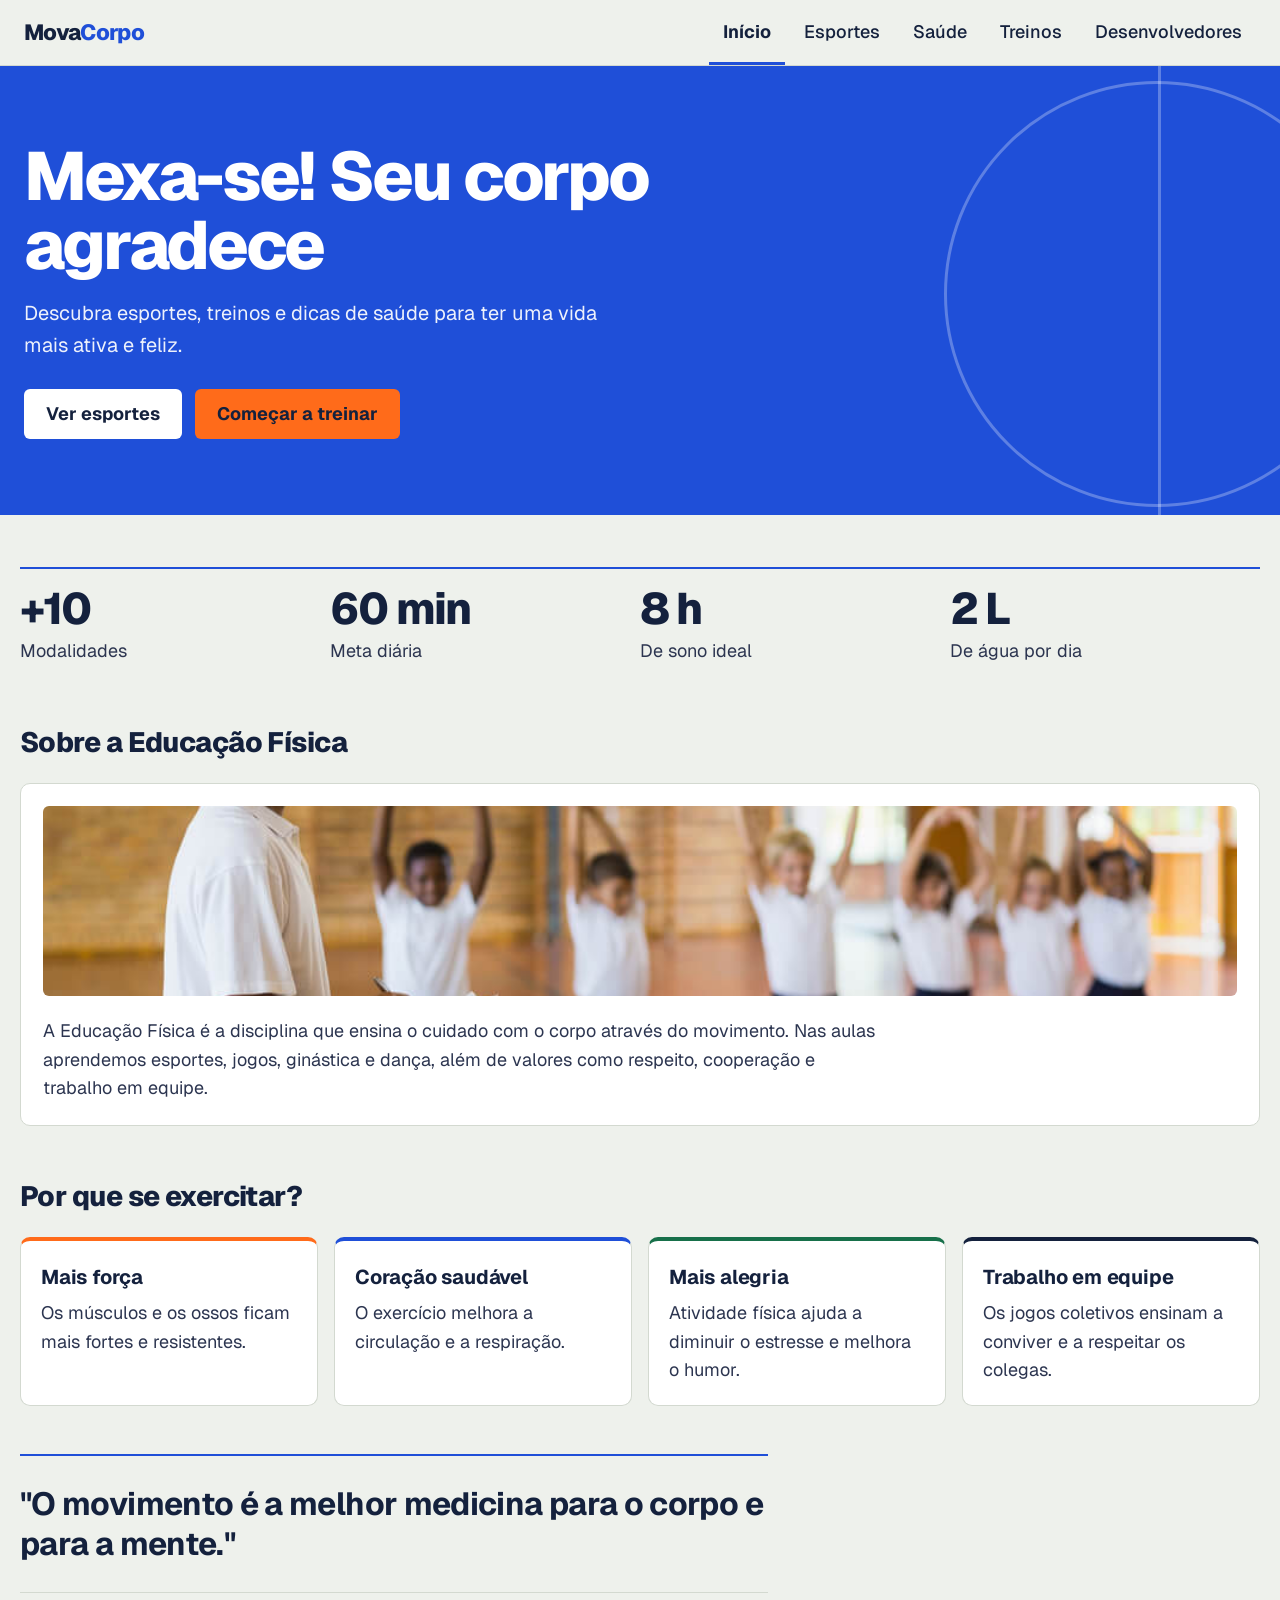
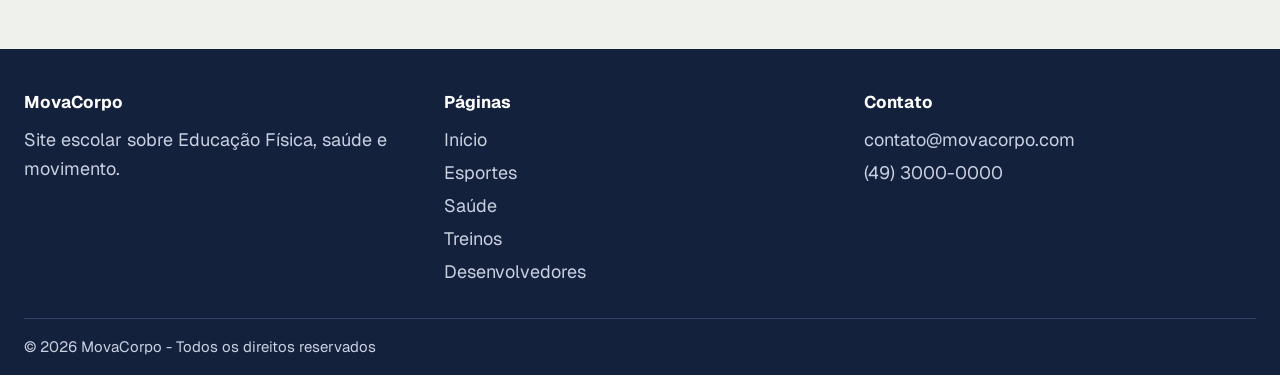
<file: index.html>
<!DOCTYPE html>
<html lang="pt-br">
<head>
  <meta charset="UTF-8">
  <meta name="viewport" content="width=device-width, initial-scale=1.0">
  <title>MovaCorpo - Educação Física</title>
  <link rel="stylesheet" href="style.css">
</head>
<body>

  <header class="topo">
    <div class="logo">Mova<span>Corpo</span></div>
    <nav class="menu">
      <a href="index.html" class="ativo">Início</a>
      <a href="esportes.html" >Esportes</a>
      <a href="saude.html" >Saúde</a>
      <a href="treinos.html" >Treinos</a>
      <a href="desenvolvedores.html" >Desenvolvedores</a>
    </nav>
  </header>

  <section class="banner">
    <h1>Mexa-se! Seu corpo agradece</h1>
    <p>Descubra esportes, treinos e dicas de saúde para ter uma vida mais ativa e feliz.</p>
    <a class="botao" href="esportes.html">Ver esportes</a>
    <a class="botao laranja" href="treinos.html">Começar a treinar</a>
  </section>

  <main>

    <div class="numeros">
      <div class="numero cor-laranja"><strong>+10</strong>Modalidades</div>
      <div class="numero cor-azul"><strong>60 min</strong>Meta diária</div>
      <div class="numero cor-verde"><strong>8 h</strong>De sono ideal</div>
      <div class="numero cor-roxo"><strong>2 L</strong>De água por dia</div>
    </div>

    <h2 class="titulo-secao">Sobre a Educação Física</h2>
    <div class="caixa">
      <!-- IMAGEM 1 -->
      <img src="imagens/educacaoalunos.jpg" alt="Alunos praticando educação física">
      <p>
        A Educação Física é a disciplina que ensina o cuidado com o corpo através do
        movimento. Nas aulas aprendemos esportes, jogos, ginástica e dança, além de
        valores como respeito, cooperação e trabalho em equipe.
      </p>
    </div>

    <h2 class="titulo-secao">Por que se exercitar?</h2>
    <div class="cartoes zoom">
      <div class="cartao laranja">
        <h3>Mais força</h3>
        <p>Os músculos e os ossos ficam mais fortes e resistentes.</p>
      </div>
      <div class="cartao">
        <h3>Coração saudável</h3>
        <p>O exercício melhora a circulação e a respiração.</p>
      </div>
      <div class="cartao verde">
        <h3>Mais alegria</h3>
        <p>Atividade física ajuda a diminuir o estresse e melhora o humor.</p>
      </div>
      <div class="cartao roxo">
        <h3>Trabalho em equipe</h3>
        <p>Os jogos coletivos ensinam a conviver e a respeitar os colegas.</p>
      </div>
    </div>

    <div class="destaque">
      "O movimento é a melhor medicina para o corpo e para a mente."
    </div>

  </main>

  <footer class="rodape">
    <div class="rodape-colunas">
      <div>
        <h3>MovaCorpo</h3>
        <p>Site escolar sobre Educação Física, saúde e movimento.</p>
      </div>
      <div>
        <h3>Páginas</h3>
        <a href="index.html">Início</a>
        <a href="esportes.html">Esportes</a>
        <a href="saude.html">Saúde</a>
        <a href="treinos.html">Treinos</a>
        <a href="desenvolvedores.html">Desenvolvedores</a>
      </div>
      <div>
        <h3>Contato</h3>
        <p>contato@movacorpo.com</p>
        <p>(49) 3000-0000</p>
      </div>
    </div>
    <div class="copyright">&copy; 2026 MovaCorpo - Todos os direitos reservados</div>
  </footer>
</body>
</html>
</file>
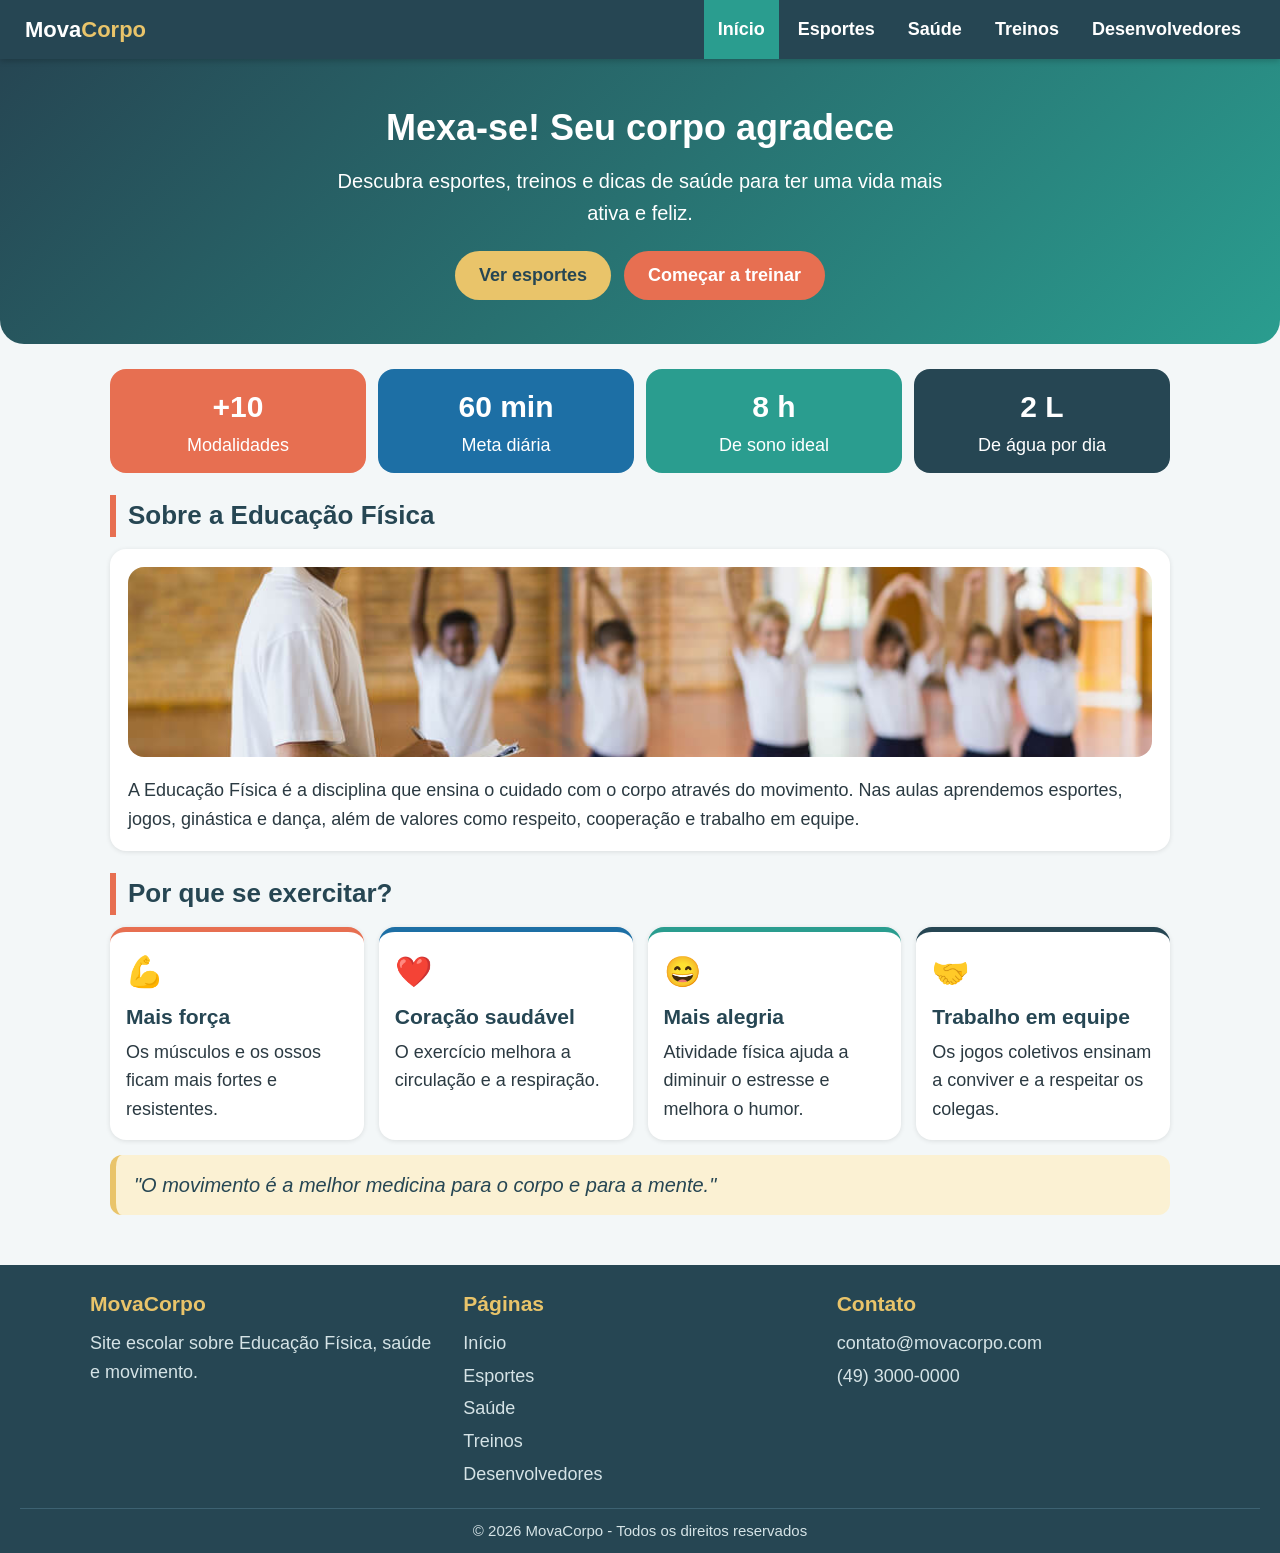
<file: siteweb/siteweb/index.html>
<!DOCTYPE html>
<html lang="pt-br">
<head>
  <meta charset="UTF-8">
  <meta name="viewport" content="width=device-width, initial-scale=1.0">
  <title>MovaCorpo - Educação Física</title>
  <link rel="stylesheet" href="style.css">
</head>
<body>

  <header class="topo">
    <div class="logo">Mova<span>Corpo</span></div>
    <nav class="menu">
      <a href="index.html" class="ativo">Início</a>
      <a href="esportes.html" >Esportes</a>
      <a href="saude.html" >Saúde</a>
      <a href="treinos.html" >Treinos</a>
      <a href="desenvolvedores.html" >Desenvolvedores</a>
    </nav>
  </header>

  <section class="banner">
    <h1>Mexa-se! Seu corpo agradece</h1>
    <p>Descubra esportes, treinos e dicas de saúde para ter uma vida mais ativa e feliz.</p>
    <a class="botao" href="esportes.html">Ver esportes</a>
    <a class="botao laranja" href="treinos.html">Começar a treinar</a>
  </section>

  <main>

    <div class="numeros">
      <div class="numero cor-laranja"><strong>+10</strong>Modalidades</div>
      <div class="numero cor-azul"><strong>60 min</strong>Meta diária</div>
      <div class="numero cor-verde"><strong>8 h</strong>De sono ideal</div>
      <div class="numero cor-roxo"><strong>2 L</strong>De água por dia</div>
    </div>

    <h2 class="titulo-secao">Sobre a Educação Física</h2>
    <div class="caixa">
      <!-- IMAGEM 1 -->
      <img src="imagens/educacaoalunos.jpg" alt="Alunos praticando educação física">
      <p>
        A Educação Física é a disciplina que ensina o cuidado com o corpo através do
        movimento. Nas aulas aprendemos esportes, jogos, ginástica e dança, além de
        valores como respeito, cooperação e trabalho em equipe.
      </p>
    </div>

    <h2 class="titulo-secao">Por que se exercitar?</h2>
    <div class="cartoes zoom">
      <div class="cartao laranja">
        <span class="emoji">💪</span>
        <h3>Mais força</h3>
        <p>Os músculos e os ossos ficam mais fortes e resistentes.</p>
      </div>
      <div class="cartao">
        <span class="emoji">❤️</span>
        <h3>Coração saudável</h3>
        <p>O exercício melhora a circulação e a respiração.</p>
      </div>
      <div class="cartao verde">
        <span class="emoji">😄</span>
        <h3>Mais alegria</h3>
        <p>Atividade física ajuda a diminuir o estresse e melhora o humor.</p>
      </div>
      <div class="cartao roxo">
        <span class="emoji">🤝</span>
        <h3>Trabalho em equipe</h3>
        <p>Os jogos coletivos ensinam a conviver e a respeitar os colegas.</p>
      </div>
    </div>

    <div class="destaque">
      "O movimento é a melhor medicina para o corpo e para a mente."
    </div>

  </main>

  <footer class="rodape">
    <div class="rodape-colunas">
      <div>
        <h3>MovaCorpo</h3>
        <p>Site escolar sobre Educação Física, saúde e movimento.</p>
      </div>
      <div>
        <h3>Páginas</h3>
        <a href="index.html">Início</a>
        <a href="esportes.html">Esportes</a>
        <a href="saude.html">Saúde</a>
        <a href="treinos.html">Treinos</a>
        <a href="desenvolvedores.html">Desenvolvedores</a>
      </div>
      <div>
        <h3>Contato</h3>
        <p>contato@movacorpo.com</p>
        <p>(49) 3000-0000</p>
      </div>
    </div>
    <div class="copyright">&copy; 2026 MovaCorpo - Todos os direitos reservados</div>
  </footer>
</body>
</html>
</file>
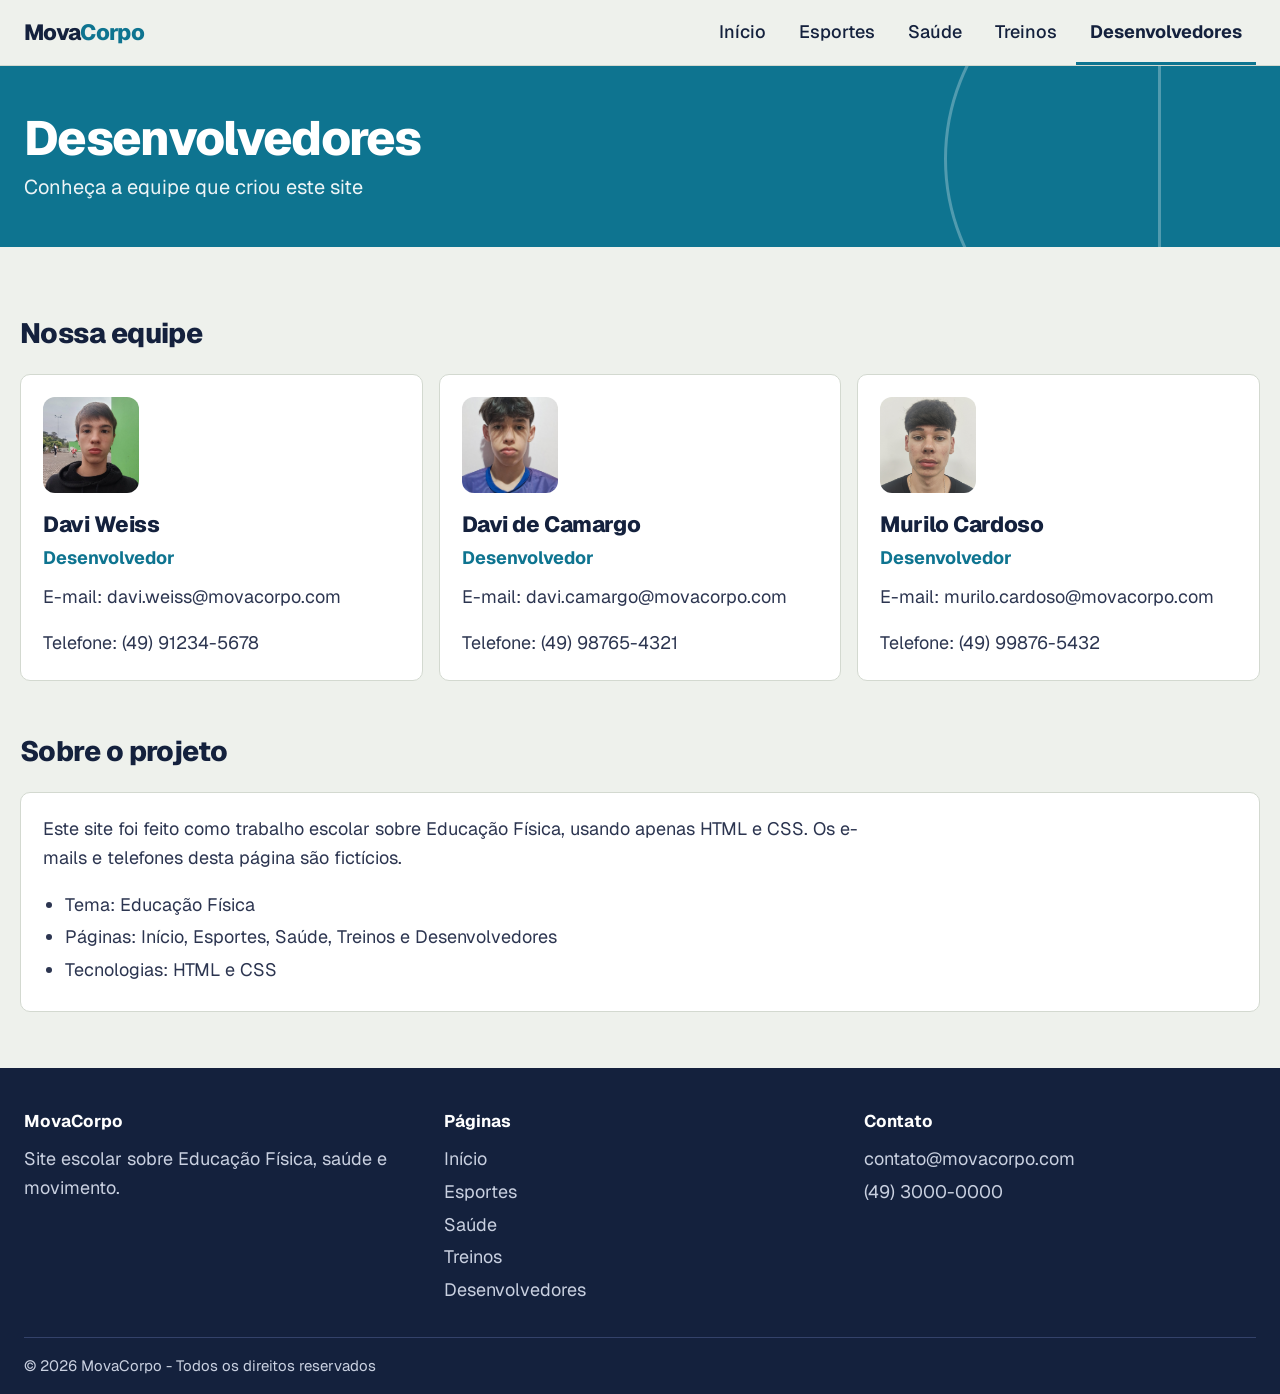
<file: desenvolvedores.html>
<!DOCTYPE html>
<html lang="pt-br">
<head>
  <meta charset="UTF-8">
  <meta name="viewport" content="width=device-width, initial-scale=1.0">
  <title>MovaCorpo - Desenvolvedores</title>
  <link rel="stylesheet" href="style.css">
</head>
<body>

  <header class="topo">
    <div class="logo">Mova<span>Corpo</span></div>
    <nav class="menu">
      <a href="index.html" >Início</a>
      <a href="esportes.html" >Esportes</a>
      <a href="saude.html" >Saúde</a>
      <a href="treinos.html" >Treinos</a>
      <a href="desenvolvedores.html" class="ativo">Desenvolvedores</a>
    </nav>
  </header>

  <section class="banner pequeno">
    <h1>Desenvolvedores</h1>
    <p>Conheça a equipe que criou este site</p>
  </section>

  <main>

    <h2 class="titulo-secao">Nossa equipe</h2>
    <div class="cartoes">

      <div class="dev">
        <img class="foto-perfil" src="imagens/daviw.jpeg" alt="Foto de Davi Weiss">
        <h3>Davi Weiss</h3>
        <p class="funcao">Desenvolvedor</p>
        <p>E-mail: davi.weiss@movacorpo.com</p>
        <p>Telefone: (49) 91234-5678</p>
      </div>

      <div class="dev">
        <img class="foto-perfil" src="imagens/davic.jpeg" alt="Foto de Davi de Camargo">
        <h3>Davi de Camargo</h3>
        <p class="funcao">Desenvolvedor</p>
        <p>E-mail: davi.camargo@movacorpo.com</p>
        <p>Telefone: (49) 98765-4321</p>
      </div>

      <div class="dev">
        <img class="foto-perfil" src="imagens/murilo.jpg" alt="Foto de Murilo Cardoso">
        <h3>Murilo Cardoso</h3>
        <p class="funcao">Desenvolvedor</p>
        <p>E-mail: murilo.cardoso@movacorpo.com</p>
        <p>Telefone: (49) 99876-5432</p>
      </div>

    </div>

    <h2 class="titulo-secao">Sobre o projeto</h2>
    <div class="caixa">
      <p>
        Este site foi feito como trabalho escolar sobre Educação Física, usando
        apenas HTML e CSS. Os e-mails e telefones desta página são fictícios.
      </p>
      <ul>
        <li>Tema: Educação Física</li>
        <li>Páginas: Início, Esportes, Saúde, Treinos e Desenvolvedores</li>
        <li>Tecnologias: HTML e CSS</li>
      </ul>
    </div>

  </main>

  <footer class="rodape">
    <div class="rodape-colunas">
      <div>
        <h3>MovaCorpo</h3>
        <p>Site escolar sobre Educação Física, saúde e movimento.</p>
      </div>
      <div>
        <h3>Páginas</h3>
        <a href="index.html">Início</a>
        <a href="esportes.html">Esportes</a>
        <a href="saude.html">Saúde</a>
        <a href="treinos.html">Treinos</a>
        <a href="desenvolvedores.html">Desenvolvedores</a>
      </div>
      <div>
        <h3>Contato</h3>
        <p>contato@movacorpo.com</p>
        <p>(49) 3000-0000</p>
      </div>
    </div>
    <div class="copyright">&copy; 2026 MovaCorpo - Todos os direitos reservados</div>
  </footer>
</body>
</html>
</file>
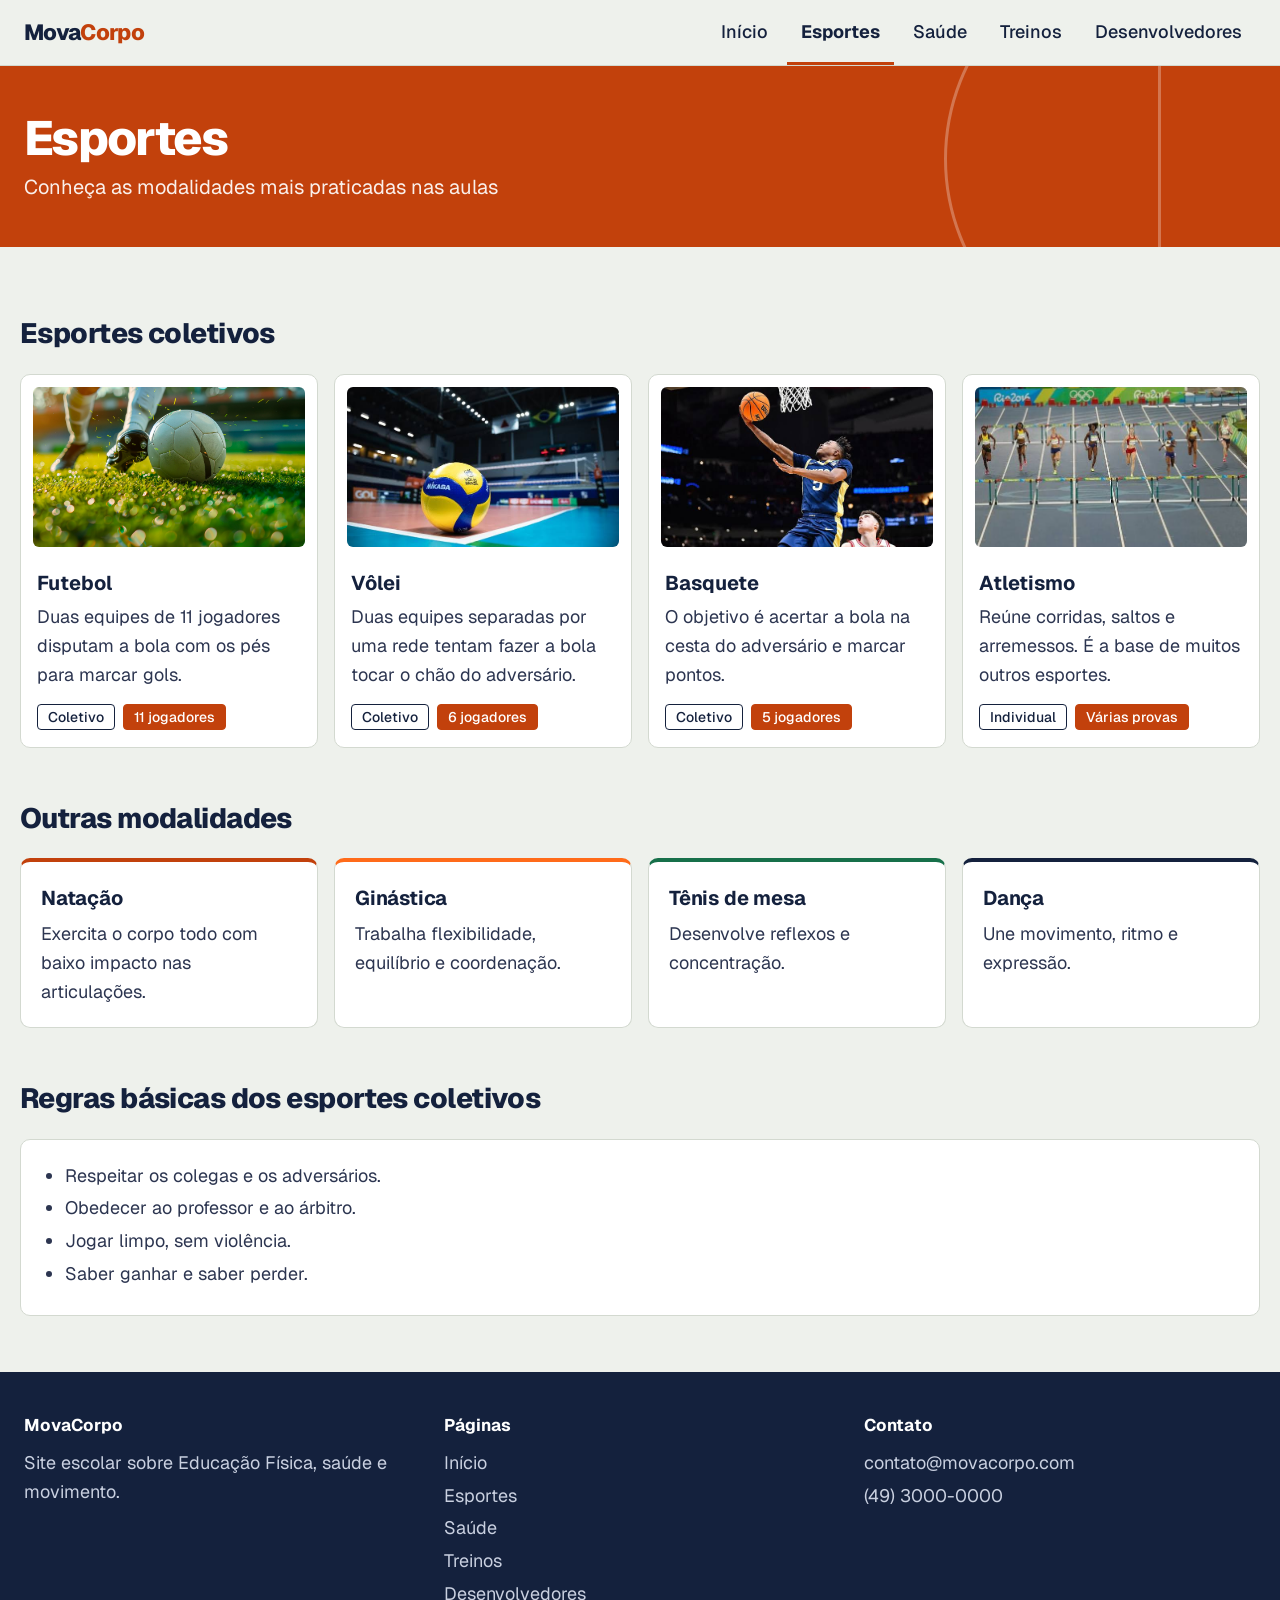
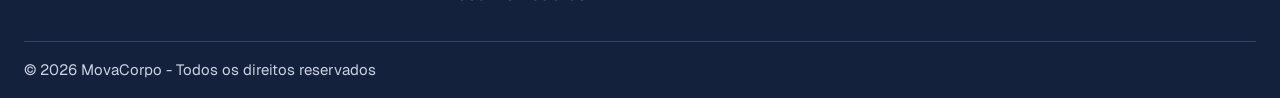
<file: esportes.html>
<!DOCTYPE html>
<html lang="pt-br">
<head>
  <meta charset="UTF-8">
  <meta name="viewport" content="width=device-width, initial-scale=1.0">
  <title>MovaCorpo - Esportes</title>
  <link rel="stylesheet" href="style.css">
</head>
<body>

  <header class="topo">
    <div class="logo">Mova<span>Corpo</span></div>
    <nav class="menu">
      <a href="index.html" >Início</a>
      <a href="esportes.html" class="ativo">Esportes</a>
      <a href="saude.html" >Saúde</a>
      <a href="treinos.html" >Treinos</a>
      <a href="desenvolvedores.html" >Desenvolvedores</a>
    </nav>
  </header>

  <section class="banner azul pequeno">
    <h1>Esportes</h1>
    <p>Conheça as modalidades mais praticadas nas aulas</p>
  </section>

  <main>

    <h2 class="titulo-secao">Esportes coletivos</h2>
    <div class="galeria">

      <div class="item">
        <!-- IMAGEM 2 -->
        <img src="imagens/fut.jpg" alt="Futebol">
        <h3>Futebol</h3>
        <p>Duas equipes de 11 jogadores disputam a bola com os pés para marcar gols.</p>
        <span class="etiqueta">Coletivo</span><span class="etiqueta azul">11 jogadores</span>
      </div>

      <div class="item">
        <!-- IMAGEM 3 -->
        <img src="imagens/volei.jpg" alt="Vôlei">
        <h3>Vôlei</h3>
        <p>Duas equipes separadas por uma rede tentam fazer a bola tocar o chão do adversário.</p>
        <span class="etiqueta">Coletivo</span><span class="etiqueta azul">6 jogadores</span>
      </div>

      <div class="item">
        <!-- IMAGEM 4 -->
        <img src="imagens/baska.jpg" alt="Basquete">
        <h3>Basquete</h3>
        <p>O objetivo é acertar a bola na cesta do adversário e marcar pontos.</p>
        <span class="etiqueta">Coletivo</span><span class="etiqueta azul">5 jogadores</span>
      </div>

      <div class="item">
        <!-- IMAGEM 5 -->
        <img src="imagens/atle.jpg" alt="Atletismo">
        <h3>Atletismo</h3>
        <p>Reúne corridas, saltos e arremessos. É a base de muitos outros esportes.</p>
        <span class="etiqueta">Individual</span><span class="etiqueta azul">Várias provas</span>
      </div>

    </div>

    <h2 class="titulo-secao">Outras modalidades</h2>
    <div class="cartoes">
      <div class="cartao">
        <h3>Natação</h3>
        <p>Exercita o corpo todo com baixo impacto nas articulações.</p>
      </div>
      <div class="cartao laranja">
        <h3>Ginástica</h3>
        <p>Trabalha flexibilidade, equilíbrio e coordenação.</p>
      </div>
      <div class="cartao verde">
        <h3>Tênis de mesa</h3>
        <p>Desenvolve reflexos e concentração.</p>
      </div>
      <div class="cartao roxo">
        <h3>Dança</h3>
        <p>Une movimento, ritmo e expressão.</p>
      </div>
    </div>

    <h2 class="titulo-secao">Regras básicas dos esportes coletivos</h2>
    <div class="caixa">
      <ul>
        <li>Respeitar os colegas e os adversários.</li>
        <li>Obedecer ao professor e ao árbitro.</li>
        <li>Jogar limpo, sem violência.</li>
        <li>Saber ganhar e saber perder.</li>
      </ul>
    </div>

  </main>

  <footer class="rodape">
    <div class="rodape-colunas">
      <div>
        <h3>MovaCorpo</h3>
        <p>Site escolar sobre Educação Física, saúde e movimento.</p>
      </div>
      <div>
        <h3>Páginas</h3>
        <a href="index.html">Início</a>
        <a href="esportes.html">Esportes</a>
        <a href="saude.html">Saúde</a>
        <a href="treinos.html">Treinos</a>
        <a href="desenvolvedores.html">Desenvolvedores</a>
      </div>
      <div>
        <h3>Contato</h3>
        <p>contato@movacorpo.com</p>
        <p>(49) 3000-0000</p>
      </div>
    </div>
    <div class="copyright">&copy; 2026 MovaCorpo - Todos os direitos reservados</div>
  </footer>
</body>
</html>
</file>
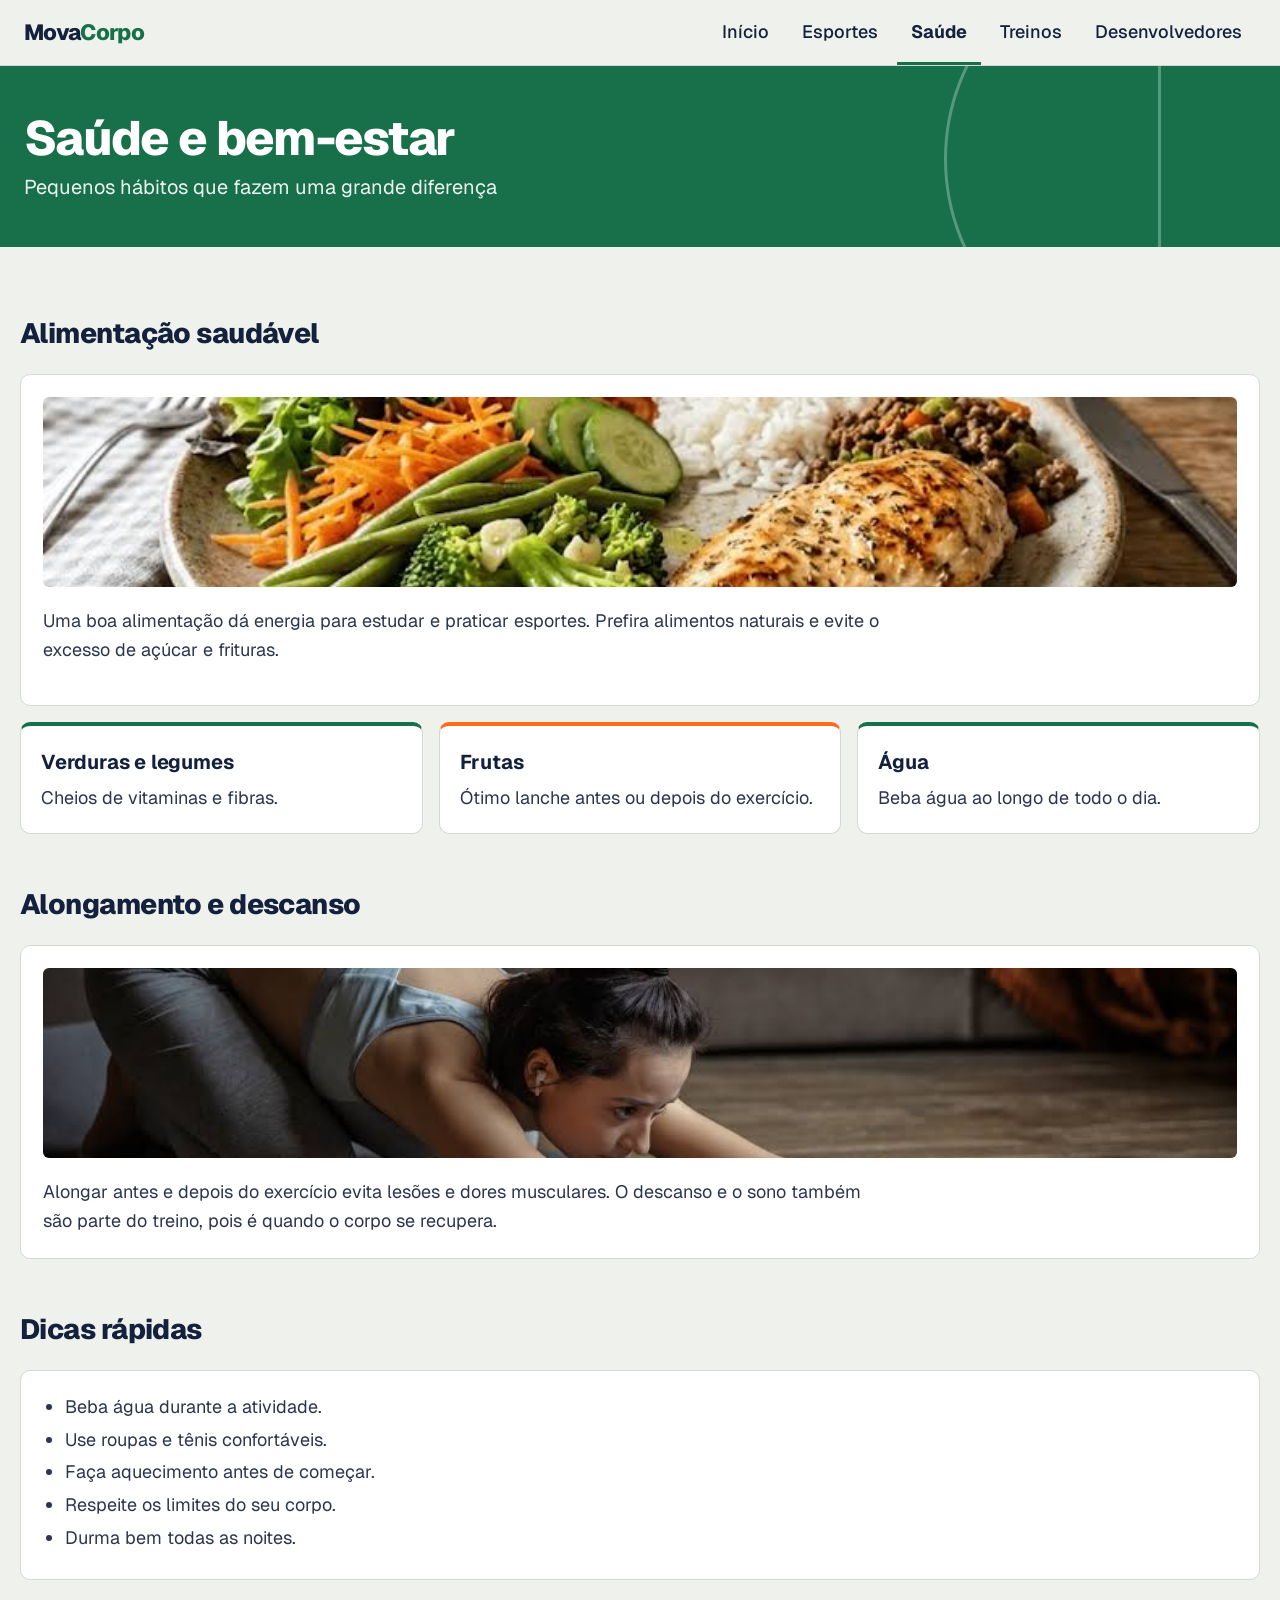
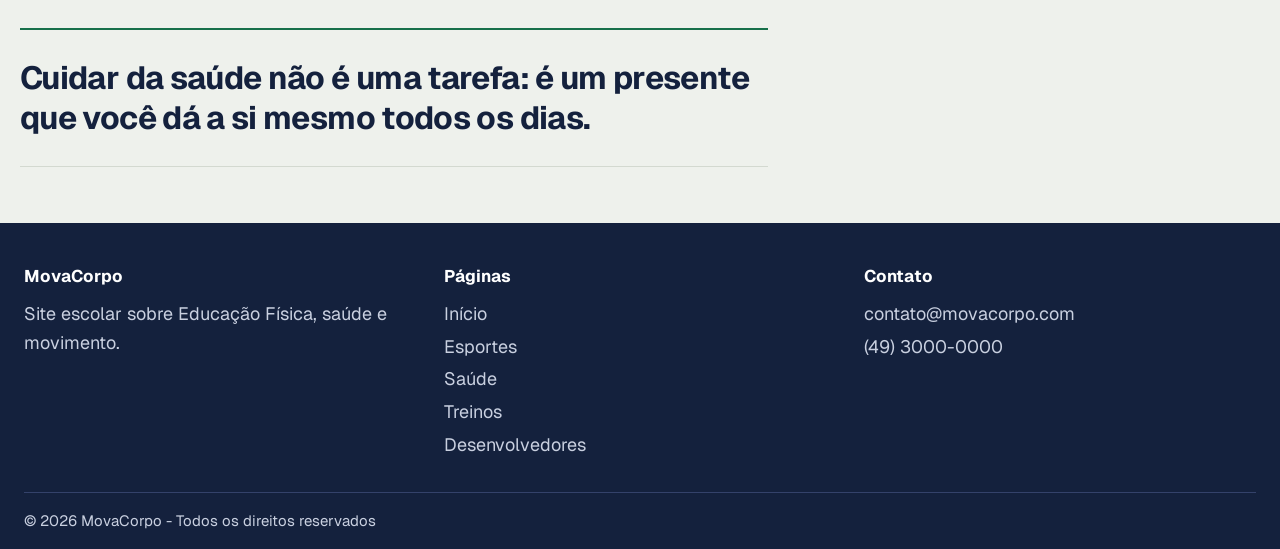
<file: saude.html>
<!DOCTYPE html>
<html lang="pt-br">
<head>
  <meta charset="UTF-8">
  <meta name="viewport" content="width=device-width, initial-scale=1.0">
  <title>MovaCorpo - Saúde</title>
  <link rel="stylesheet" href="style.css">
</head>
<body>

  <header class="topo">
    <div class="logo">Mova<span>Corpo</span></div>
    <nav class="menu">
      <a href="index.html" >Início</a>
      <a href="esportes.html" >Esportes</a>
      <a href="saude.html" class="ativo">Saúde</a>
      <a href="treinos.html" >Treinos</a>
      <a href="desenvolvedores.html" >Desenvolvedores</a>
    </nav>
  </header>

  <section class="banner verde pequeno">
    <h1>Saúde e bem-estar</h1>
    <p>Pequenos hábitos que fazem uma grande diferença</p>
  </section>

  <main>

    <h2 class="titulo-secao">Alimentação saudável</h2>
    <div class="caixa expande-caixa">
      <!-- IMAGEM 6 -->
      <img src="imagens/saudavel.jpg" alt="Alimentos saudáveis">
      <p>
        Uma boa alimentação dá energia para estudar e praticar esportes.
        Prefira alimentos naturais e evite o excesso de açúcar e frituras.
      </p>
      <div class="video-box deitado">
        <video controls preload="none" src="videos/saude.mp4" title="Vídeo sobre alimentação saudável"></video>
      </div>
    </div>

    <div class="cartoes">
      <div class="cartao verde">
        <h3>Verduras e legumes</h3>
        <p>Cheios de vitaminas e fibras.</p>
      </div>
      <div class="cartao laranja">
        <h3>Frutas</h3>
        <p>Ótimo lanche antes ou depois do exercício.</p>
      </div>
      <div class="cartao">
        <h3>Água</h3>
        <p>Beba água ao longo de todo o dia.</p>
      </div>
    </div>

    <h2 class="titulo-secao">Alongamento e descanso</h2>
    <div class="caixa">
      <!-- IMAGEM 7 -->
      <img src="imagens/alonga.jpg" alt="Pessoa se alongando">
      <p>
        Alongar antes e depois do exercício evita lesões e dores musculares.
        O descanso e o sono também são parte do treino, pois é quando o corpo se recupera.
      </p>
    </div>

    <h2 class="titulo-secao">Dicas rápidas</h2>
    <div class="caixa">
      <ul>
        <li>Beba água durante a atividade.</li>
        <li>Use roupas e tênis confortáveis.</li>
        <li>Faça aquecimento antes de começar.</li>
        <li>Respeite os limites do seu corpo.</li>
        <li>Durma bem todas as noites.</li>
      </ul>
    </div>

    <div class="destaque">
      Cuidar da saúde não é uma tarefa: é um presente que você dá a si mesmo todos os dias.
    </div>

  </main>

  <footer class="rodape">
    <div class="rodape-colunas">
      <div>
        <h3>MovaCorpo</h3>
        <p>Site escolar sobre Educação Física, saúde e movimento.</p>
      </div>
      <div>
        <h3>Páginas</h3>
        <a href="index.html">Início</a>
        <a href="esportes.html">Esportes</a>
        <a href="saude.html">Saúde</a>
        <a href="treinos.html">Treinos</a>
        <a href="desenvolvedores.html">Desenvolvedores</a>
      </div>
      <div>
        <h3>Contato</h3>
        <p>contato@movacorpo.com</p>
        <p>(49) 3000-0000</p>
      </div>
    </div>
    <div class="copyright">&copy; 2026 MovaCorpo - Todos os direitos reservados</div>
  </footer>
    <script>
    // Ao tirar o mouse do cartão, pausa o vídeo dele
    var blocos = document.querySelectorAll(".cartao, .expande-caixa");
    blocos.forEach(function (bloco) {
      bloco.addEventListener("mouseleave", function () {
        var video = bloco.querySelector("video");
        if (video) {
          video.pause();
        }
      });
    });
  </script>
</body>
</html>
</file>
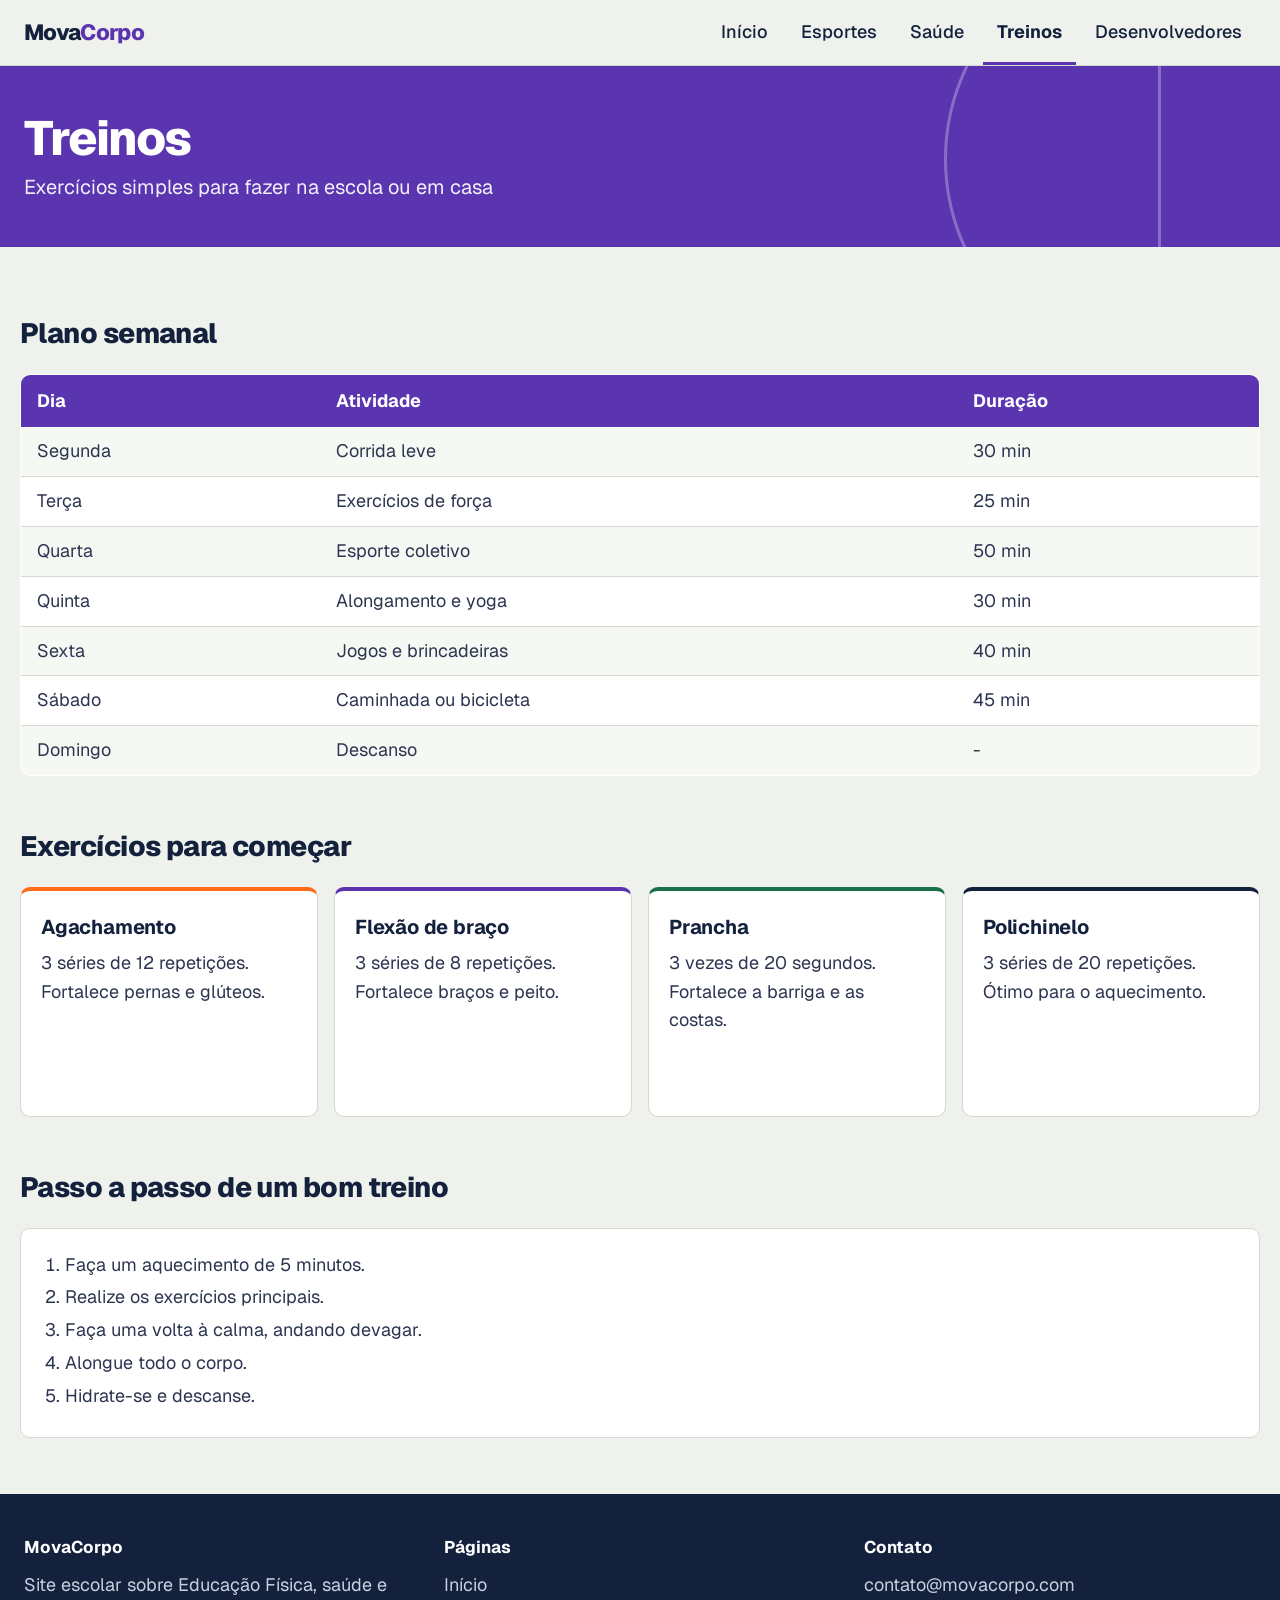
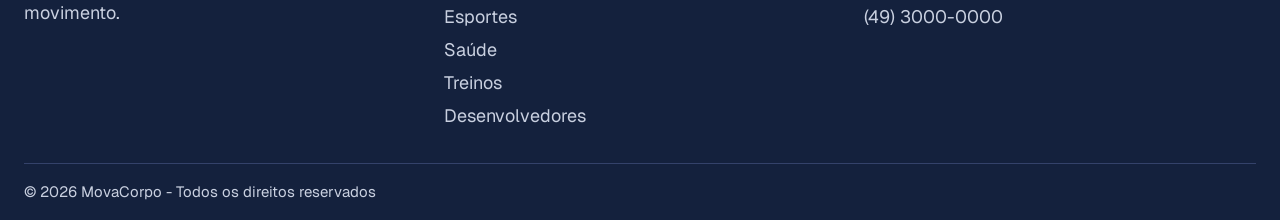
<file: treinos.html>
<!DOCTYPE html>
<html lang="pt-br">
<head>
  <meta charset="UTF-8">
  <meta name="viewport" content="width=device-width, initial-scale=1.0">
  <title>MovaCorpo - Treinos</title>
  <link rel="stylesheet" href="style.css">
</head>
<body>

  <header class="topo">
    <div class="logo">Mova<span>Corpo</span></div>
    <nav class="menu">
      <a href="index.html" >Início</a>
      <a href="esportes.html" >Esportes</a>
      <a href="saude.html" >Saúde</a>
      <a href="treinos.html" class="ativo">Treinos</a>
      <a href="desenvolvedores.html" >Desenvolvedores</a>
    </nav>
  </header>

  <section class="banner roxo pequeno">
    <h1>Treinos</h1>
    <p>Exercícios simples para fazer na escola ou em casa</p>
  </section>

  <main>

    <h2 class="titulo-secao">Plano semanal</h2>
    <table>
      <tr>
        <th>Dia</th>
        <th>Atividade</th>
        <th>Duração</th>
      </tr>
      <tr>
        <td>Segunda</td>
        <td>Corrida leve</td>
        <td>30 min</td>
      </tr>
      <tr>
        <td>Terça</td>
        <td>Exercícios de força</td>
        <td>25 min</td>
      </tr>
      <tr>
        <td>Quarta</td>
        <td>Esporte coletivo</td>
        <td>50 min</td>
      </tr>
      <tr>
        <td>Quinta</td>
        <td>Alongamento e yoga</td>
        <td>30 min</td>
      </tr>
      <tr>
        <td>Sexta</td>
        <td>Jogos e brincadeiras</td>
        <td>40 min</td>
      </tr>
      <tr>
        <td>Sábado</td>
        <td>Caminhada ou bicicleta</td>
        <td>45 min</td>
      </tr>
      <tr>
        <td>Domingo</td>
        <td>Descanso</td>
        <td>-</td>
      </tr>
    </table>

    <h2 class="titulo-secao">Exercícios para começar</h2>
    <div class="cartoes expande">

      <div class="cartao laranja">
        <h3>Agachamento</h3>
        <p>3 séries de 12 repetições. Fortalece pernas e glúteos.</p>
        <div class="video-box">
          <video controls preload="none" src="videos/agachamento.mp4" title="Vídeo do agachamento"></video>
        </div>
      </div>

      <div class="cartao">
        <h3>Flexão de braço</h3>
        <p>3 séries de 8 repetições. Fortalece braços e peito.</p>
        <div class="video-box">
          <video controls preload="none" src="videos/flexao.mp4" title="Vídeo da flexão de braço"></video>
        </div>
      </div>

      <div class="cartao verde">
        <h3>Prancha</h3>
        <p>3 vezes de 20 segundos. Fortalece a barriga e as costas.</p>
        <div class="video-box">
          <video controls preload="none" src="videos/prancha.mp4" title="Vídeo da prancha"></video>
        </div>
      </div>

      <div class="cartao roxo">
        <h3>Polichinelo</h3>
        <p>3 séries de 20 repetições. Ótimo para o aquecimento.</p>
        <div class="video-box">
          <video controls preload="none" src="videos/polichinelo.mp4" title="Vídeo do polichinelo"></video>
        </div>
      </div>

    </div>

    <h2 class="titulo-secao">Passo a passo de um bom treino</h2>
    <div class="caixa">
      <ol>
        <li>Faça um aquecimento de 5 minutos.</li>
        <li>Realize os exercícios principais.</li>
        <li>Faça uma volta à calma, andando devagar.</li>
        <li>Alongue todo o corpo.</li>
        <li>Hidrate-se e descanse.</li>
      </ol>
    </div>

  </main>

  <footer class="rodape">
    <div class="rodape-colunas">
      <div>
        <h3>MovaCorpo</h3>
        <p>Site escolar sobre Educação Física, saúde e movimento.</p>
      </div>
      <div>
        <h3>Páginas</h3>
        <a href="index.html">Início</a>
        <a href="esportes.html">Esportes</a>
        <a href="saude.html">Saúde</a>
        <a href="treinos.html">Treinos</a>
        <a href="desenvolvedores.html">Desenvolvedores</a>
      </div>
      <div>
        <h3>Contato</h3>
        <p>contato@movacorpo.com</p>
        <p>(49) 3000-0000</p>
      </div>
    </div>
    <div class="copyright">&copy; 2026 MovaCorpo - Todos os direitos reservados</div>
  </footer>
    <script>
    // Ao tirar o mouse do cartão, pausa o vídeo dele
    var blocos = document.querySelectorAll(".cartao, .expande-caixa");
    blocos.forEach(function (bloco) {
      bloco.addEventListener("mouseleave", function () {
        var video = bloco.querySelector("video");
        if (video) {
          video.pause();
        }
      });
    });
  </script>
</body>
</html>
</file>
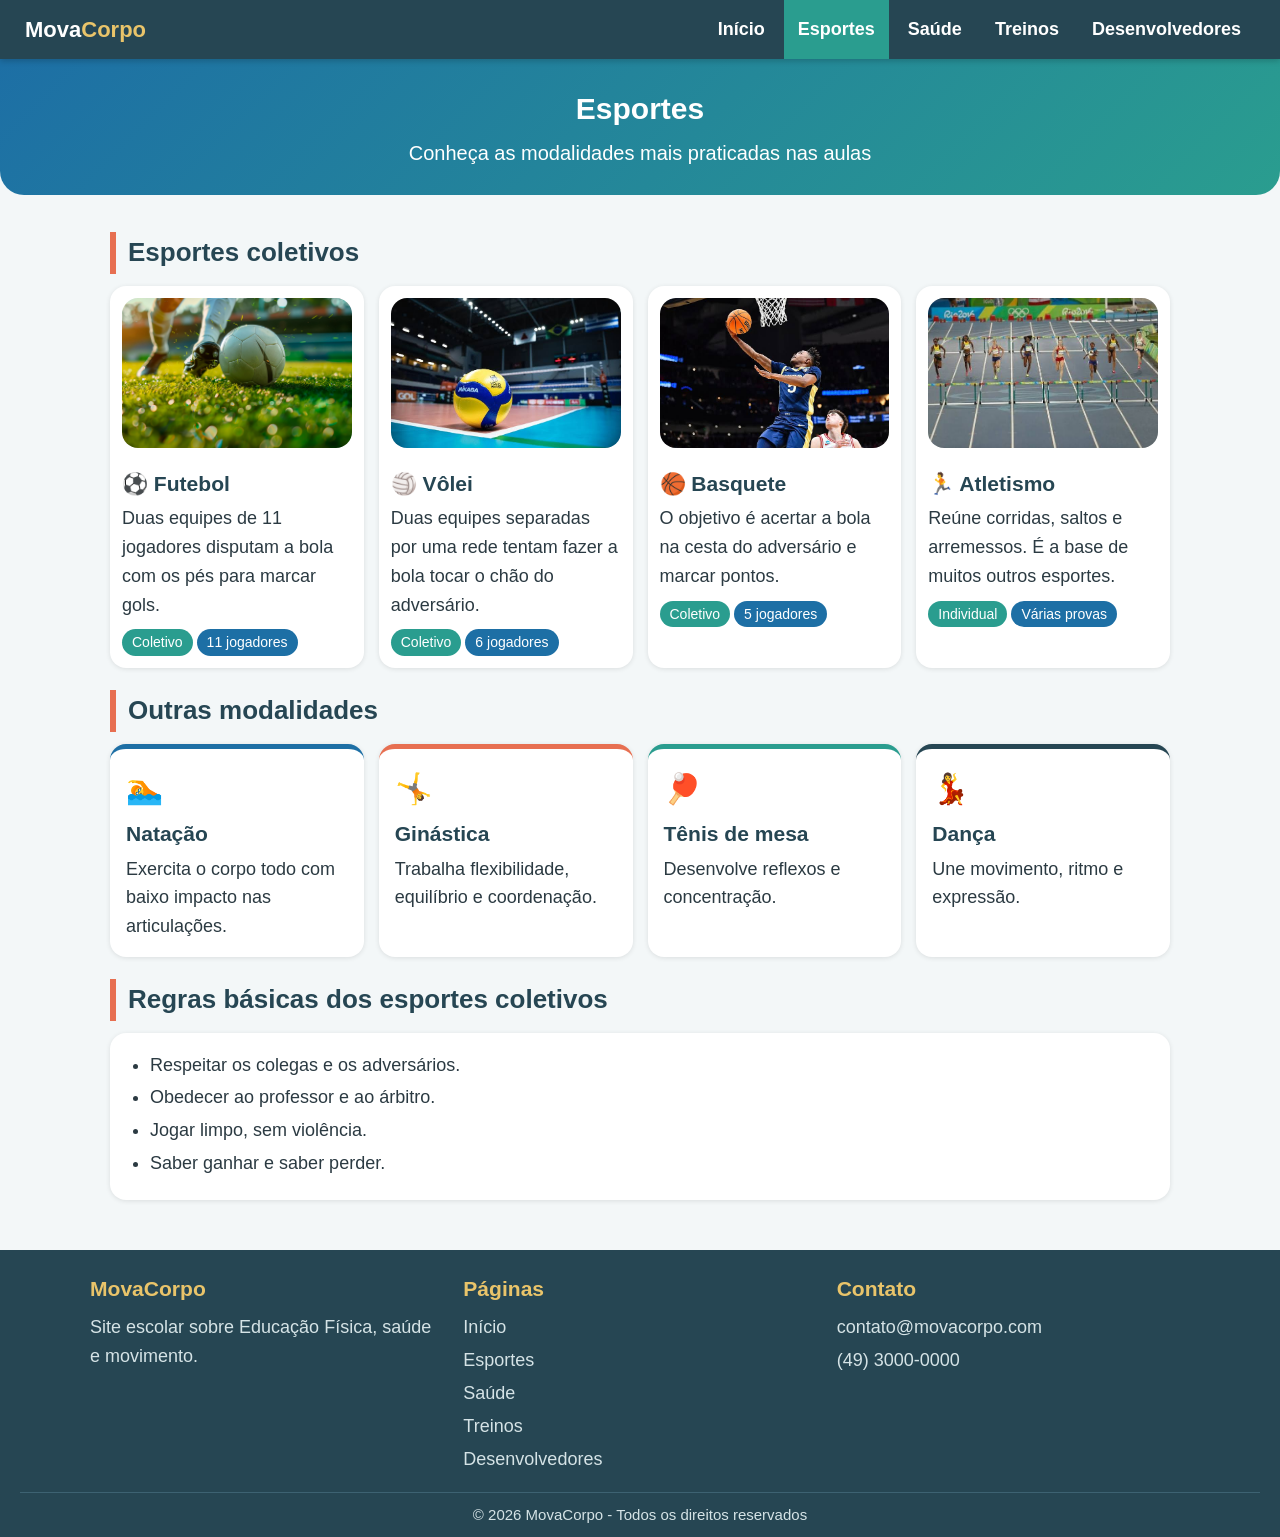
<file: siteweb/siteweb/esportes.html>
<!DOCTYPE html>
<html lang="pt-br">
<head>
  <meta charset="UTF-8">
  <meta name="viewport" content="width=device-width, initial-scale=1.0">
  <title>MovaCorpo - Esportes</title>
  <link rel="stylesheet" href="style.css">
</head>
<body>

  <header class="topo">
    <div class="logo">Mova<span>Corpo</span></div>
    <nav class="menu">
      <a href="index.html" >Início</a>
      <a href="esportes.html" class="ativo">Esportes</a>
      <a href="saude.html" >Saúde</a>
      <a href="treinos.html" >Treinos</a>
      <a href="desenvolvedores.html" >Desenvolvedores</a>
    </nav>
  </header>

  <section class="banner azul pequeno">
    <h1>Esportes</h1>
    <p>Conheça as modalidades mais praticadas nas aulas</p>
  </section>

  <main>

    <h2 class="titulo-secao">Esportes coletivos</h2>
    <div class="galeria">

      <div class="item">
        <!-- IMAGEM 2 -->
        <img src="imagens/fut.jpg" alt="Futebol">
        <h3>⚽ Futebol</h3>
        <p>Duas equipes de 11 jogadores disputam a bola com os pés para marcar gols.</p>
        <span class="etiqueta">Coletivo</span><span class="etiqueta azul">11 jogadores</span>
      </div>

      <div class="item">
        <!-- IMAGEM 3 -->
        <img src="imagens/volei.jpg" alt="Vôlei">
        <h3>🏐 Vôlei</h3>
        <p>Duas equipes separadas por uma rede tentam fazer a bola tocar o chão do adversário.</p>
        <span class="etiqueta">Coletivo</span><span class="etiqueta azul">6 jogadores</span>
      </div>

      <div class="item">
        <!-- IMAGEM 4 -->
        <img src="imagens/baska.jpg" alt="Basquete">
        <h3>🏀 Basquete</h3>
        <p>O objetivo é acertar a bola na cesta do adversário e marcar pontos.</p>
        <span class="etiqueta">Coletivo</span><span class="etiqueta azul">5 jogadores</span>
      </div>

      <div class="item">
        <!-- IMAGEM 5 -->
        <img src="imagens/atle.jpg" alt="Atletismo">
        <h3>🏃 Atletismo</h3>
        <p>Reúne corridas, saltos e arremessos. É a base de muitos outros esportes.</p>
        <span class="etiqueta">Individual</span><span class="etiqueta azul">Várias provas</span>
      </div>

    </div>

    <h2 class="titulo-secao">Outras modalidades</h2>
    <div class="cartoes">
      <div class="cartao">
        <span class="emoji">🏊</span>
        <h3>Natação</h3>
        <p>Exercita o corpo todo com baixo impacto nas articulações.</p>
      </div>
      <div class="cartao laranja">
        <span class="emoji">🤸</span>
        <h3>Ginástica</h3>
        <p>Trabalha flexibilidade, equilíbrio e coordenação.</p>
      </div>
      <div class="cartao verde">
        <span class="emoji">🏓</span>
        <h3>Tênis de mesa</h3>
        <p>Desenvolve reflexos e concentração.</p>
      </div>
      <div class="cartao roxo">
        <span class="emoji">💃</span>
        <h3>Dança</h3>
        <p>Une movimento, ritmo e expressão.</p>
      </div>
    </div>

    <h2 class="titulo-secao">Regras básicas dos esportes coletivos</h2>
    <div class="caixa">
      <ul>
        <li>Respeitar os colegas e os adversários.</li>
        <li>Obedecer ao professor e ao árbitro.</li>
        <li>Jogar limpo, sem violência.</li>
        <li>Saber ganhar e saber perder.</li>
      </ul>
    </div>

  </main>

  <footer class="rodape">
    <div class="rodape-colunas">
      <div>
        <h3>MovaCorpo</h3>
        <p>Site escolar sobre Educação Física, saúde e movimento.</p>
      </div>
      <div>
        <h3>Páginas</h3>
        <a href="index.html">Início</a>
        <a href="esportes.html">Esportes</a>
        <a href="saude.html">Saúde</a>
        <a href="treinos.html">Treinos</a>
        <a href="desenvolvedores.html">Desenvolvedores</a>
      </div>
      <div>
        <h3>Contato</h3>
        <p>contato@movacorpo.com</p>
        <p>(49) 3000-0000</p>
      </div>
    </div>
    <div class="copyright">&copy; 2026 MovaCorpo - Todos os direitos reservados</div>
  </footer>
</body>
</html>
</file>
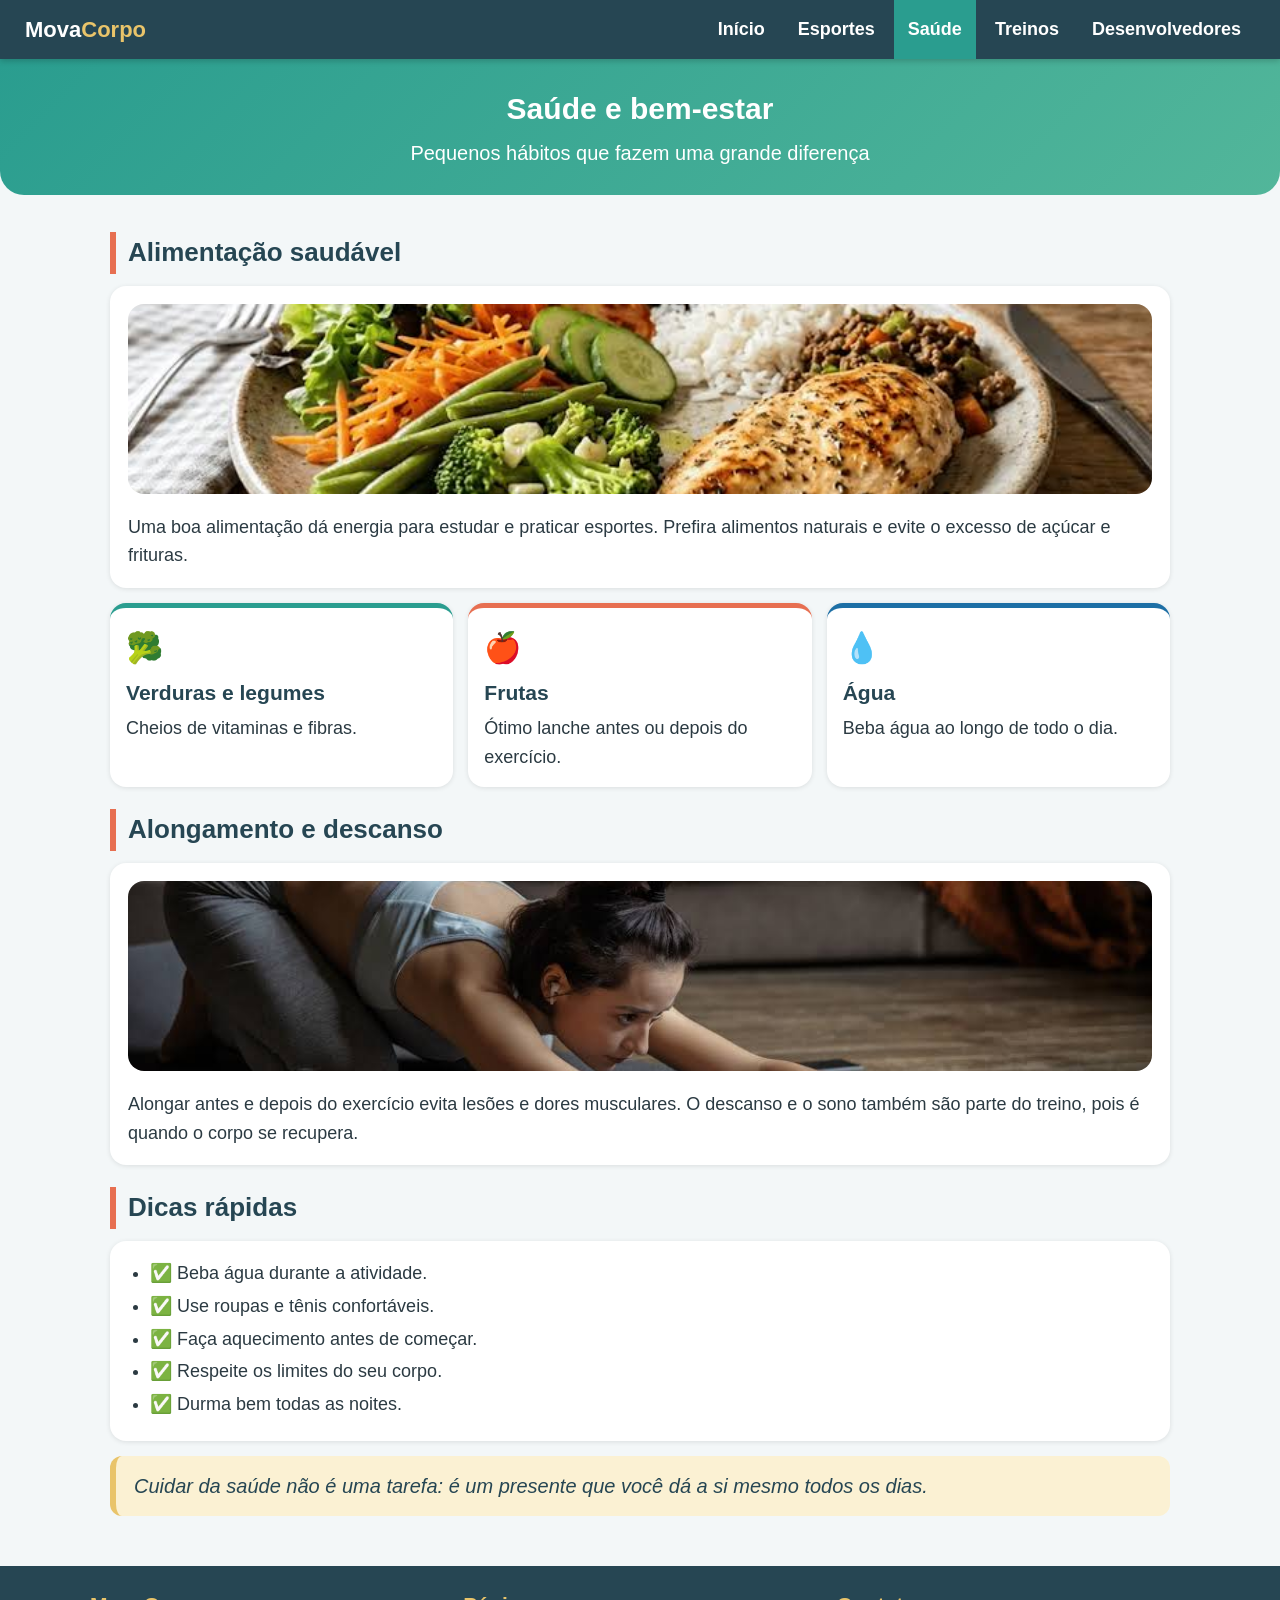
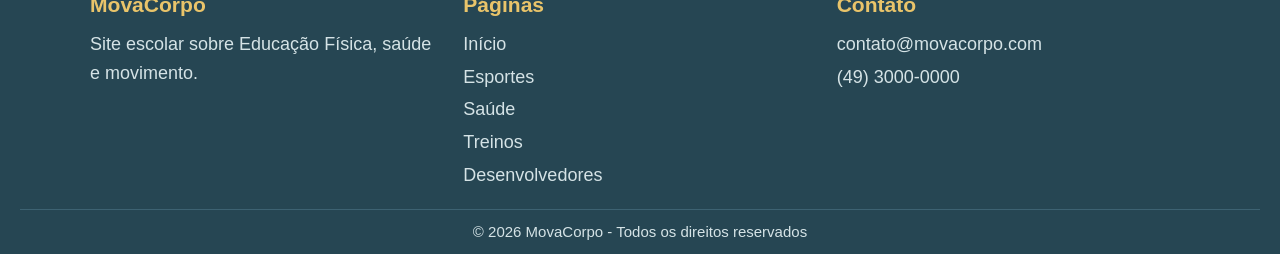
<file: siteweb/siteweb/saude.html>
<!DOCTYPE html>
<html lang="pt-br">
<head>
  <meta charset="UTF-8">
  <meta name="viewport" content="width=device-width, initial-scale=1.0">
  <title>MovaCorpo - Saúde</title>
  <link rel="stylesheet" href="style.css">
</head>
<body>

  <header class="topo">
    <div class="logo">Mova<span>Corpo</span></div>
    <nav class="menu">
      <a href="index.html" >Início</a>
      <a href="esportes.html" >Esportes</a>
      <a href="saude.html" class="ativo">Saúde</a>
      <a href="treinos.html" >Treinos</a>
      <a href="desenvolvedores.html" >Desenvolvedores</a>
    </nav>
  </header>

  <section class="banner verde pequeno">
    <h1>Saúde e bem-estar</h1>
    <p>Pequenos hábitos que fazem uma grande diferença</p>
  </section>

  <main>

    <h2 class="titulo-secao">Alimentação saudável</h2>
    <div class="caixa">
      <!-- IMAGEM 6 -->
      <img src="imagens/saudavel.jpg" alt="Alimentos saudáveis">
      <p>
        Uma boa alimentação dá energia para estudar e praticar esportes.
        Prefira alimentos naturais e evite o excesso de açúcar e frituras.
      </p>
    </div>

    <div class="cartoes">
      <div class="cartao verde">
        <span class="emoji">🥦</span>
        <h3>Verduras e legumes</h3>
        <p>Cheios de vitaminas e fibras.</p>
      </div>
      <div class="cartao laranja">
        <span class="emoji">🍎</span>
        <h3>Frutas</h3>
        <p>Ótimo lanche antes ou depois do exercício.</p>
      </div>
      <div class="cartao">
        <span class="emoji">💧</span>
        <h3>Água</h3>
        <p>Beba água ao longo de todo o dia.</p>
      </div>
    </div>

    <h2 class="titulo-secao">Alongamento e descanso</h2>
    <div class="caixa">
      <!-- IMAGEM 7 -->
      <img src="imagens/alonga.jpg" alt="Pessoa se alongando">
      <p>
        Alongar antes e depois do exercício evita lesões e dores musculares.
        O descanso e o sono também são parte do treino, pois é quando o corpo se recupera.
      </p>
    </div>

    <h2 class="titulo-secao">Dicas rápidas</h2>
    <div class="caixa">
      <ul>
        <li>✅ Beba água durante a atividade.</li>
        <li>✅ Use roupas e tênis confortáveis.</li>
        <li>✅ Faça aquecimento antes de começar.</li>
        <li>✅ Respeite os limites do seu corpo.</li>
        <li>✅ Durma bem todas as noites.</li>
      </ul>
    </div>

    <div class="destaque">
      Cuidar da saúde não é uma tarefa: é um presente que você dá a si mesmo todos os dias.
    </div>

  </main>

  <footer class="rodape">
    <div class="rodape-colunas">
      <div>
        <h3>MovaCorpo</h3>
        <p>Site escolar sobre Educação Física, saúde e movimento.</p>
      </div>
      <div>
        <h3>Páginas</h3>
        <a href="index.html">Início</a>
        <a href="esportes.html">Esportes</a>
        <a href="saude.html">Saúde</a>
        <a href="treinos.html">Treinos</a>
        <a href="desenvolvedores.html">Desenvolvedores</a>
      </div>
      <div>
        <h3>Contato</h3>
        <p>contato@movacorpo.com</p>
        <p>(49) 3000-0000</p>
      </div>
    </div>
    <div class="copyright">&copy; 2026 MovaCorpo - Todos os direitos reservados</div>
  </footer>
</body>
</html>
</file>
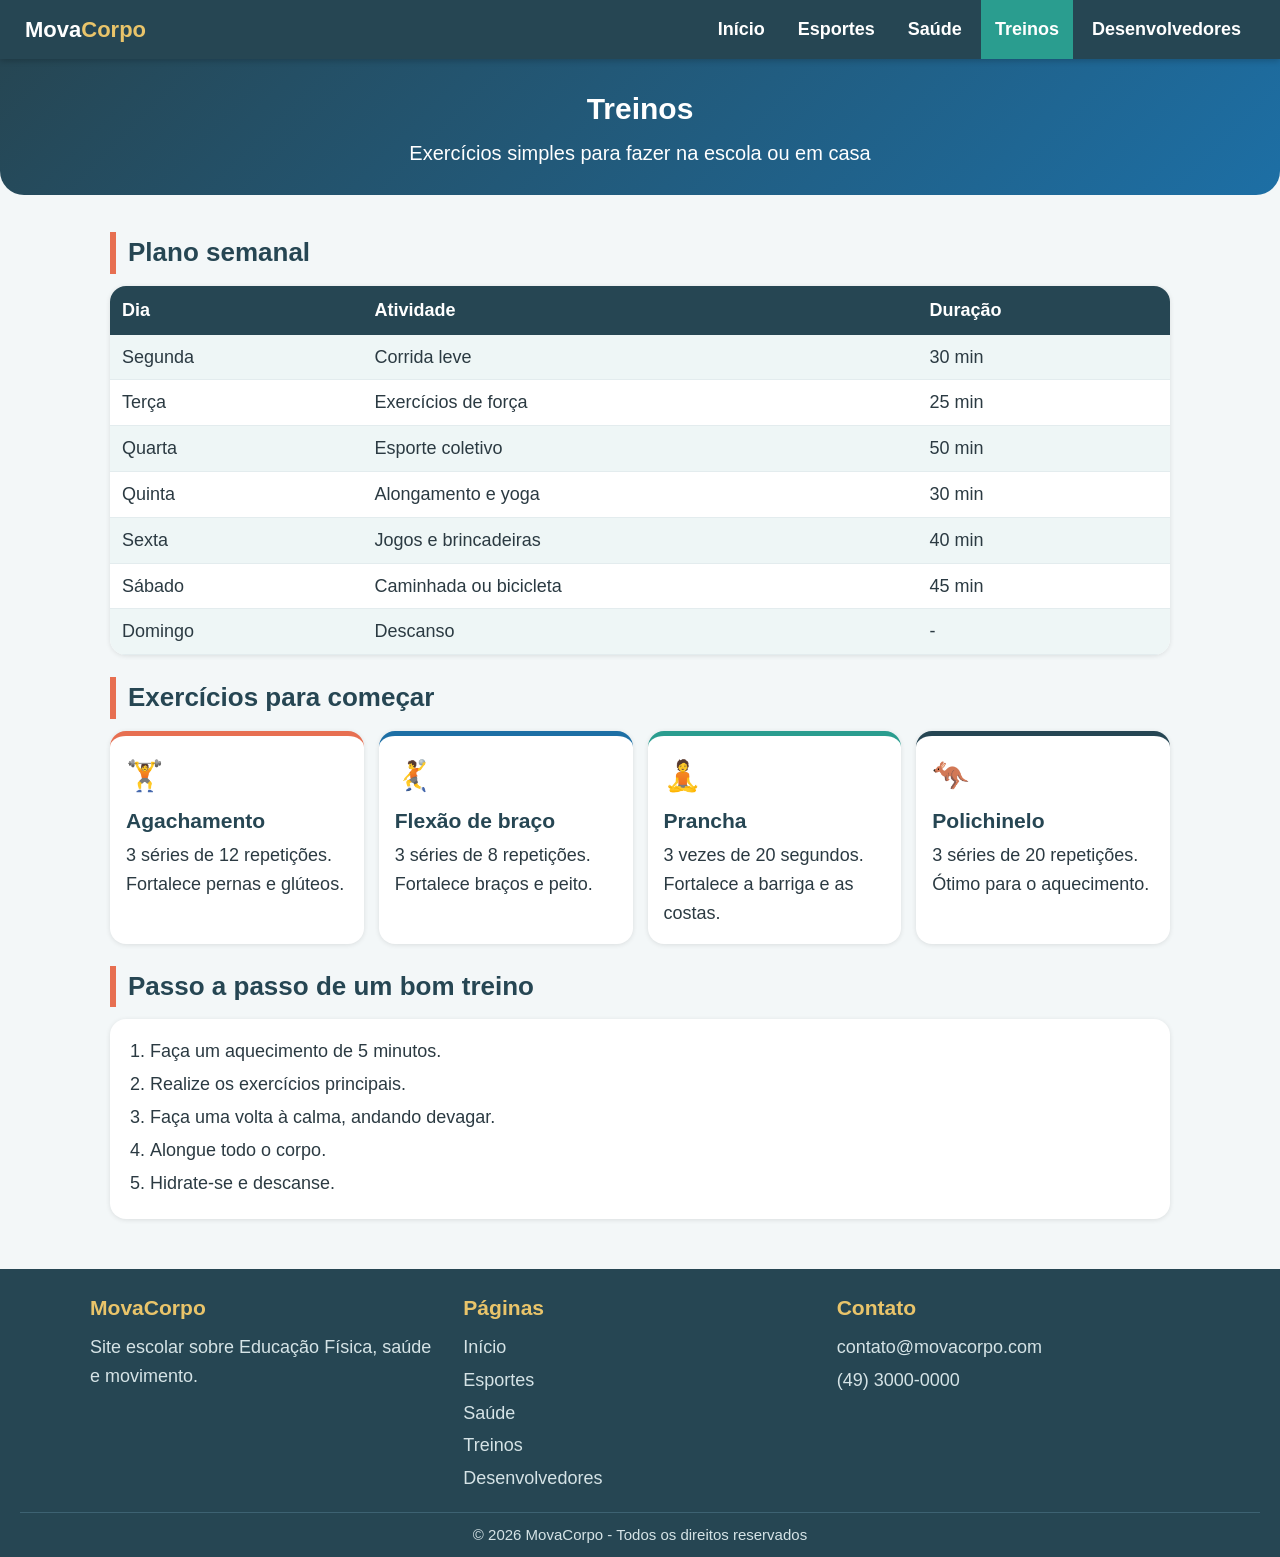
<file: siteweb/siteweb/treinos.html>
<!DOCTYPE html>
<html lang="pt-br">
<head>
  <meta charset="UTF-8">
  <meta name="viewport" content="width=device-width, initial-scale=1.0">
  <title>MovaCorpo - Treinos</title>
  <link rel="stylesheet" href="style.css">
</head>
<body>

  <header class="topo">
    <div class="logo">Mova<span>Corpo</span></div>
    <nav class="menu">
      <a href="index.html" >Início</a>
      <a href="esportes.html" >Esportes</a>
      <a href="saude.html" >Saúde</a>
      <a href="treinos.html" class="ativo">Treinos</a>
      <a href="desenvolvedores.html" >Desenvolvedores</a>
    </nav>
  </header>

  <section class="banner roxo pequeno">
    <h1>Treinos</h1>
    <p>Exercícios simples para fazer na escola ou em casa</p>
  </section>

  <main>

    <h2 class="titulo-secao">Plano semanal</h2>
    <table>
      <tr>
        <th>Dia</th>
        <th>Atividade</th>
        <th>Duração</th>
      </tr>
      <tr>
        <td>Segunda</td>
        <td>Corrida leve</td>
        <td>30 min</td>
      </tr>
      <tr>
        <td>Terça</td>
        <td>Exercícios de força</td>
        <td>25 min</td>
      </tr>
      <tr>
        <td>Quarta</td>
        <td>Esporte coletivo</td>
        <td>50 min</td>
      </tr>
      <tr>
        <td>Quinta</td>
        <td>Alongamento e yoga</td>
        <td>30 min</td>
      </tr>
      <tr>
        <td>Sexta</td>
        <td>Jogos e brincadeiras</td>
        <td>40 min</td>
      </tr>
      <tr>
        <td>Sábado</td>
        <td>Caminhada ou bicicleta</td>
        <td>45 min</td>
      </tr>
      <tr>
        <td>Domingo</td>
        <td>Descanso</td>
        <td>-</td>
      </tr>
    </table>

    <h2 class="titulo-secao">Exercícios para começar</h2>
    <div class="cartoes">
      <div class="cartao laranja">
        <span class="emoji">🏋️</span>
        <h3>Agachamento</h3>
        <p>3 séries de 12 repetições. Fortalece pernas e glúteos.</p>
      </div>
      <div class="cartao">
        <span class="emoji">🤾</span>
        <h3>Flexão de braço</h3>
        <p>3 séries de 8 repetições. Fortalece braços e peito.</p>
      </div>
      <div class="cartao verde">
        <span class="emoji">🧘</span>
        <h3>Prancha</h3>
        <p>3 vezes de 20 segundos. Fortalece a barriga e as costas.</p>
      </div>
      <div class="cartao roxo">
        <span class="emoji">🦘</span>
        <h3>Polichinelo</h3>
        <p>3 séries de 20 repetições. Ótimo para o aquecimento.</p>
      </div>
    </div>

    <h2 class="titulo-secao">Passo a passo de um bom treino</h2>
    <div class="caixa">
      <ol>
        <li>Faça um aquecimento de 5 minutos.</li>
        <li>Realize os exercícios principais.</li>
        <li>Faça uma volta à calma, andando devagar.</li>
        <li>Alongue todo o corpo.</li>
        <li>Hidrate-se e descanse.</li>
      </ol>
    </div>

  </main>

  <footer class="rodape">
    <div class="rodape-colunas">
      <div>
        <h3>MovaCorpo</h3>
        <p>Site escolar sobre Educação Física, saúde e movimento.</p>
      </div>
      <div>
        <h3>Páginas</h3>
        <a href="index.html">Início</a>
        <a href="esportes.html">Esportes</a>
        <a href="saude.html">Saúde</a>
        <a href="treinos.html">Treinos</a>
        <a href="desenvolvedores.html">Desenvolvedores</a>
      </div>
      <div>
        <h3>Contato</h3>
        <p>contato@movacorpo.com</p>
        <p>(49) 3000-0000</p>
      </div>
    </div>
    <div class="copyright">&copy; 2026 MovaCorpo - Todos os direitos reservados</div>
  </footer>
</body>
</html>
</file>
<file: style.css>
@import url("https://fonts.googleapis.com/css2?family=Geist:wght@400;500;700;800&display=swap");

/* ===== CORES E FONTE (mude aqui para trocar o site inteiro) ===== */
:root {
  --fundo: #eef1ec;
  --papel: #ffffff;
  --tinta: #14213d;
  --texto: #2c3550;
  --linha: #d3d9d0;
  --bola: #ff6b1a;
  --quadra: #17704a;
  --azul: #1f4fd8;
  --fonte: "Geist", system-ui, Arial, sans-serif;
  --largura: 1500px;
  --lateral: max(24px, calc((100% - var(--largura)) / 2 + 20px));

  /* cor da página (padrão = Início) */
  --cor: #1f4fd8;
}

/* ===== COR DE CADA PÁGINA (muda sozinha pelo item ativo do menu) ===== */
body:has(a.ativo[href="esportes.html"])       { --cor: #c2410c; }
body:has(a.ativo[href="saude.html"])          { --cor: #17704a; }
body:has(a.ativo[href="treinos.html"])        { --cor: #5b35b0; }
body:has(a.ativo[href="desenvolvedores.html"]) { --cor: #0e7490; }

* {
  box-sizing: border-box;
}

html {
  background-color: var(--fundo);
  color-scheme: light;
}

body {
  margin: 0;
  font-family: var(--fonte);
  background-color: var(--fundo);
  color: var(--texto);
  font-size: 18px;
  line-height: 1.6;
}

h1, h2, h3 {
  margin-top: 0;
  color: var(--tinta);
}

p {
  margin-top: 0;
}

a:focus-visible,
iframe:focus-visible {
  outline: 3px solid var(--bola);
  outline-offset: 2px;
}

/* ===== TOPO (logo + menu) ===== */
.topo {
  position: sticky;
  top: 0;
  z-index: 20;
  display: flex;
  justify-content: space-between;
  align-items: center;
  flex-wrap: wrap;
  padding: 0 var(--lateral);
  background-color: var(--fundo);
  border-bottom: 1px solid var(--linha);
}

.logo {
  color: var(--tinta);
  font-size: 22px;
  font-weight: 800;
  letter-spacing: -0.03em;
  padding: 14px 0;
}

.logo span {
  color: var(--cor);
}

.menu a {
  display: inline-block;
  color: var(--tinta);
  text-decoration: none;
  font-weight: 500;
  padding: 18px 14px 15px 14px;
  border-bottom: 3px solid transparent;
}

.menu a:hover {
  border-bottom-color: var(--linha);
}

.menu a.ativo {
  font-weight: 700;
  border-bottom-color: var(--cor);
}

/* ===== BANNER (quadra: linhas brancas ao fundo) ===== */
.banner {
  position: relative;
  overflow: hidden;
  background-color: var(--cor);
  color: white;
  padding: 76px var(--lateral) 68px var(--lateral);
}

.banner::before {
  content: "";
  position: absolute;
  top: 50%;
  right: -90px;
  width: 420px;
  height: 420px;
  margin-top: -210px;
  border: 3px solid rgba(255, 255, 255, 0.28);
  border-radius: 50%;
}

.banner::after {
  content: "";
  position: absolute;
  top: 0;
  bottom: 0;
  right: 119px;
  width: 3px;
  background-color: rgba(255, 255, 255, 0.28);
}

.banner > * {
  position: relative;
  z-index: 1;
}

.banner h1 {
  color: white;
  font-size: clamp(38px, 6vw, 68px);
  line-height: 1.02;
  font-weight: 800;
  letter-spacing: -0.035em;
  max-width: 14ch;
  margin-bottom: 16px;
}

.banner p {
  font-size: 20px;
  max-width: 46ch;
  margin: 0 0 28px 0;
  color: rgba(255, 255, 255, 0.92);
}

.banner.pequeno {
  padding-top: 48px;
  padding-bottom: 44px;
}

.banner.pequeno h1 {
  font-size: clamp(32px, 5vw, 48px);
  max-width: none;
  margin-bottom: 8px;
}

.banner.pequeno p {
  margin-bottom: 0;
}

/* ===== BOTÕES ===== */
.botao {
  display: inline-block;
  background-color: white;
  color: var(--tinta);
  text-decoration: none;
  font-weight: 700;
  padding: 11px 22px;
  border-radius: 6px;
  margin: 0 8px 8px 0;
}

.botao:hover {
  background-color: #eceff7;
}

.botao.laranja {
  background-color: var(--bola);
  color: var(--tinta);
}

.botao.laranja:hover {
  background-color: #ff8a4a;
}

/* ===== CONTEÚDO ===== */
main {
  max-width: var(--largura);
  margin: 0 auto;
  padding: 16px 20px 40px 20px;
}

.titulo-secao {
  font-size: 28px;
  font-weight: 800;
  letter-spacing: -0.02em;
  margin-top: 48px;
  margin-bottom: 18px;
}

.caixa {
  background-color: var(--papel);
  border: 1px solid var(--linha);
  padding: 22px;
  margin-bottom: 16px;
  border-radius: 10px;
}

.caixa p {
  max-width: 70ch;
}

.caixa p:last-child {
  margin-bottom: 0;
}

img {
  width: 100%;
  height: 190px;
  object-fit: cover;
  border-radius: 6px;
  background-color: #d5e3e6;
  margin-bottom: 12px;
}

/* ===== NÚMEROS (faixa com divisórias) ===== */
.numeros {
  display: grid;
  grid-template-columns: repeat(auto-fit, minmax(170px, 1fr));
  margin: 36px 0 0 0;
  border-top: 2px solid var(--cor);
}

.numero {
  padding: 18px 16px 6px 0;
  color: var(--texto);
}

.numero strong {
  display: block;
  color: var(--tinta);
  font-size: 44px;
  font-weight: 800;
  line-height: 1;
  letter-spacing: -0.04em;
  margin-bottom: 6px;
}

/* ===== CARTÕES ===== */
.cartoes {
  display: flex;
  flex-wrap: wrap;
  gap: 16px;
  margin-bottom: 16px;
}

.cartao {
  flex: 1;
  min-width: 200px;
  background-color: var(--papel);
  padding: 20px;
  border: 1px solid var(--linha);
  border-top: 4px solid var(--cor);
  border-radius: 10px;
  transition: transform 0.2s ease;
}

.cartao:hover {
  transform: translateY(-3px);
}

.cartao.laranja { border-top-color: var(--bola); }
.cartao.verde   { border-top-color: var(--quadra); }
.cartao.amarelo { border-top-color: var(--bola); }
.cartao.roxo    { border-top-color: var(--tinta); }

.cartao h3 {
  font-size: 20px;
  font-weight: 700;
  letter-spacing: -0.01em;
  margin-bottom: 6px;
}

.cartao p {
  margin-bottom: 0;
}

/* ===== ESPORTES (cartões com imagem) ===== */
.galeria {
  display: flex;
  flex-wrap: wrap;
  gap: 16px;
  margin-bottom: 16px;
}

.item {
  flex: 1;
  min-width: 220px;
  background-color: var(--papel);
  padding: 12px 12px 16px 12px;
  border: 1px solid var(--linha);
  border-radius: 10px;
}

.item img {
  height: 160px;
}

.item h3 {
  font-size: 20px;
  font-weight: 700;
  margin-bottom: 4px;
  padding: 0 4px;
}

.item p {
  margin-bottom: 12px;
  padding: 0 4px;
}

.item span {
  margin-left: 4px;
}

.etiqueta {
  display: inline-block;
  color: var(--tinta);
  border: 1px solid var(--tinta);
  font-size: 14px;
  font-weight: 500;
  padding: 1px 10px;
  border-radius: 4px;
  margin-right: 4px;
}

.etiqueta.azul {
  color: white;
  background-color: var(--cor);
  border-color: var(--cor);
}

/* ===== DESTAQUE (frase) ===== */
.destaque {
  margin: 48px 0 16px 0;
  padding: 28px 0;
  border-top: 2px solid var(--cor);
  border-bottom: 1px solid var(--linha);
  color: var(--tinta);
  font-size: clamp(22px, 3vw, 32px);
  font-weight: 700;
  line-height: 1.25;
  letter-spacing: -0.02em;
  max-width: 34ch;
}

/* ===== TABELA ===== */
table {
  width: 100%;
  border-collapse: collapse;
  background-color: var(--papel);
  border-radius: 10px;
  overflow: hidden;
  border: 1px solid var(--linha);
  margin-bottom: 16px;
}

th {
  background-color: var(--cor);
  color: white;
  padding: 12px 16px;
  text-align: left;
  font-weight: 700;
}

td {
  padding: 10px 16px;
  border-bottom: 1px solid var(--linha);
}

tr:last-child td {
  border-bottom: 0;
}

tr:nth-child(even) td {
  background-color: #f6f8f4;
}

/* ===== LISTAS ===== */
ul, ol {
  margin: 0;
  padding-left: 22px;
}

li {
  margin-bottom: 4px;
}

.caixa p + ul {
  margin-top: 12px;
}

/* ===== DESENVOLVEDORES ===== */
.dev {
  flex: 1;
  min-width: 240px;
  background-color: var(--papel);
  padding: 22px;
  border: 1px solid var(--linha);
  border-radius: 10px;
}

.foto-perfil {
  display: block;
  width: 96px;
  height: 96px;
  margin: 0 0 14px 0;
  border-radius: 12px;
  object-fit: cover;
}

.dev h3 {
  font-size: 22px;
  font-weight: 800;
  letter-spacing: -0.02em;
  margin-bottom: 2px;
}

.dev .funcao {
  color: var(--cor);
  font-weight: 700;
  margin-bottom: 10px;
}

.dev p:last-child {
  margin-bottom: 0;
}

/* ===== RODAPÉ ===== */
.rodape {
  background-color: var(--tinta);
  color: #c9d0e0;
  padding: 40px var(--lateral) 0 var(--lateral);
}

.rodape-colunas {
  display: flex;
  flex-wrap: wrap;
  gap: 28px;
  justify-content: space-between;
}

.rodape-colunas div {
  flex: 1;
  min-width: 200px;
}

.rodape h3 {
  color: white;
  font-size: 17px;
  margin-bottom: 10px;
}

.rodape p {
  margin-bottom: 4px;
}

.rodape a {
  display: block;
  color: #c9d0e0;
  text-decoration: none;
  margin-bottom: 4px;
}

.rodape a:hover {
  color: white;
  text-decoration: underline;
}

.copyright {
  border-top: 1px solid #34426a;
  margin-top: 28px;
  padding: 16px 0;
  font-size: 15px;
}

/* ===== CELULAR ===== */
@media (max-width: 700px) {
  .menu a {
    padding: 10px 10px 8px 10px;
  }
  .banner {
    padding-top: 48px;
    padding-bottom: 44px;
  }
  .banner::before,
  .banner::after {
    display: none;
  }
}

/* =====================================================
   FUNÇÕES (efeitos ao passar o mouse) - não mexer
   ===================================================== */

/* Início: "Por que se exercitar?" aumenta ao passar o mouse */
.zoom .cartao {
  transition: transform 0.25s, box-shadow 0.25s;
}

.zoom .cartao:hover {
  transform: scale(1.08);
  box-shadow: 0 10px 25px rgba(20, 33, 61, 0.25);
  position: relative;
  z-index: 2;
}

/* Treinos: cartões que expandem + vídeo em pé */
.cartoes.expande {
  display: flex;
  flex-wrap: nowrap;
  align-items: flex-start;
  gap: 16px;
}

.cartoes.expande .cartao {
  flex: 1 1 0;
  min-width: 0;
  min-height: 230px;
  overflow: hidden;
  transition: flex 0.5s ease, box-shadow 0.35s ease;
}

.cartoes.expande .cartao:hover {
  flex: 2.2 1 0;
  transform: none;
  box-shadow: 0 14px 32px rgba(20, 33, 61, 0.3);
}

.video-box {
  width: 100%;
  max-width: 270px;
  margin: 0 auto;
  max-height: 0;
  opacity: 0;
  overflow: hidden;
  border-radius: 10px;
  transition: max-height 0.5s ease, opacity 0.5s ease, margin-top 0.5s ease;
}

.cartoes.expande .cartao:hover .video-box {
  max-height: 500px;
  opacity: 1;
  margin-top: 14px;
}

.video-box iframe,
.video-box video {
  display: block;
  width: 100%;
  height: 100%;
  aspect-ratio: 9 / 16;
  border: 0;
  border-radius: 10px;
  background-color: #000;
  object-fit: cover;
  overflow: hidden;
}

/* Celular: cartões um embaixo do outro, vídeo sempre visível */
@media (max-width: 800px) {
  .cartoes.expande {
    flex-wrap: wrap;
  }
  .cartoes.expande .cartao,
  .cartoes.expande .cartao:hover {
    flex: 1 1 100%;
    min-height: 0;
  }
  .video-box {
    max-height: 500px;
    opacity: 1;
    margin-top: 14px;
  }
}

/* Saúde: caixa que expande + vídeo deitado */
.caixa.expande-caixa {
  position: relative;
  transition: transform 0.4s ease, box-shadow 0.4s ease;
}

.caixa.expande-caixa:hover {
  transform: scale(1.04);
  z-index: 10;
  box-shadow: 0 14px 32px rgba(20, 33, 61, 0.3);
}

.video-box.deitado {
  width: 100%;
  max-width: 560px;
  margin: 0 auto;
  max-height: 0;
  opacity: 0;
  overflow: hidden;
  border-radius: 10px;
  transition: max-height 0.5s ease, opacity 0.5s ease, margin-top 0.5s ease;
}

.caixa.expande-caixa:hover .video-box.deitado {
  max-height: 340px;
  opacity: 1;
  margin-top: 14px;
}

.video-box.deitado iframe,
.video-box.deitado video {
  display: block;
  width: 100%;
  height: auto;
  aspect-ratio: 16 / 9;
  border: 0;
  border-radius: 10px;
  background-color: #000;
}

@media (max-width: 800px) {
  .caixa.expande-caixa:hover {
    transform: none;
  }
  .video-box.deitado {
    max-height: 340px;
    opacity: 1;
    margin-top: 14px;
  }
}

/* Quem prefere menos movimento não vê as animações */
@media (prefers-reduced-motion: reduce) {
  * {
    transition: none !important;
  }
}
</file>
<file: siteweb/siteweb/style.css>
/* =========================================
   PALETA DE CORES (harmônica)
   azul-petróleo: #264653   verde-água: #2a9d8f
   azul:          #1d6fa5   amarelo:    #e9c46a
   terracota:     #e76f51   fundo:      #f3f7f8
   ========================================= */

* {
  box-sizing: border-box;
}

html {
  background-color: #f3f7f8;
  color-scheme: light;
}

body {
  margin: 0;
  font-family: Arial, Helvetica, sans-serif;
  background-color: #f3f7f8;
  color: #2b3a42;
  font-size: 18px;
  line-height: 1.6;
}

h1, h2, h3 {
  margin-top: 0;
}

p {
  margin-top: 0;
}

/* ===== TOPO (logo + menu) ===== */
.topo {
  background-color: #264653;
  position: sticky;
  top: 0;
  z-index: 10;
  display: flex;
  justify-content: space-between;
  align-items: center;
  flex-wrap: wrap;
  padding: 0 25px;
  box-shadow: 0 2px 6px rgba(0, 0, 0, 0.2);
}

.logo {
  color: white;
  font-size: 22px;
  font-weight: bold;
  padding: 12px 0;
}

.logo span {
  color: #e9c46a;
}

.menu a {
  display: inline-block;
  color: white;
  text-decoration: none;
  padding: 15px 14px;
  font-weight: bold;
}

.menu a:hover {
  background-color: #2a9d8f;
}

.menu a.ativo {
  background-color: #2a9d8f;
}

/* ===== BANNER PRINCIPAL ===== */
.banner {
  background: linear-gradient(135deg, #264653, #2a9d8f);
  color: white;
  text-align: center;
  padding: 40px 20px;
  border-radius: 0 0 24px 24px;
}

.banner h1 {
  font-size: 36px;
  margin-bottom: 8px;
}

.banner p {
  font-size: 20px;
  max-width: 650px;
  margin: 0 auto 18px auto;
}

/* variações do banner (tons parecidos) */
.banner.azul  { background: linear-gradient(135deg, #1d6fa5, #2a9d8f); }
.banner.verde { background: linear-gradient(135deg, #2a9d8f, #52b69a); }
.banner.roxo  { background: linear-gradient(135deg, #264653, #1d6fa5); }

.banner.pequeno {
  padding: 26px 20px;
}

.banner.pequeno h1 {
  font-size: 30px;
  margin-bottom: 4px;
}

.banner.pequeno p {
  margin-bottom: 0;
}

/* ===== BOTÕES ===== */
.botao {
  display: inline-block;
  background-color: #e9c46a;
  color: #264653;
  text-decoration: none;
  font-weight: bold;
  padding: 10px 24px;
  border-radius: 25px;
  margin: 4px;
}

.botao:hover {
  background-color: #f1d58c;
}

.botao.laranja {
  background-color: #e76f51;
  color: white;
}

.botao.laranja:hover {
  background-color: #ee8b72;
}

/* ===== CONTEÚDO ===== */
main {
  max-width: 1100px;
  margin: 0 auto;
  padding: 15px 20px;
}

.titulo-secao {
  color: #264653;
  font-size: 26px;
  margin-top: 22px;
  margin-bottom: 12px;
  padding-left: 12px;
  border-left: 6px solid #e76f51;
}

.caixa {
  background-color: white;
  padding: 18px;
  margin-bottom: 15px;
  border-radius: 16px;
  box-shadow: 0 1px 5px rgba(0, 0, 0, 0.1);
}

.caixa p:last-child {
  margin-bottom: 0;
}

/* ===== IMAGENS ===== */
img {
  width: 100%;
  height: 190px;
  object-fit: cover;
  border-radius: 16px;
  background-color: #d5e3e6;
  margin-bottom: 10px;
}

/* ===== NÚMEROS (estatísticas) ===== */
.numeros {
  display: flex;
  flex-wrap: wrap;
  gap: 12px;
  margin: 10px 0 5px 0;
}

.numero {
  flex: 1;
  min-width: 180px;
  color: white;
  text-align: center;
  padding: 14px;
  border-radius: 16px;
}

.numero strong {
  display: block;
  font-size: 30px;
}

.cor-laranja { background-color: #e76f51; }
.cor-azul    { background-color: #1d6fa5; }
.cor-verde   { background-color: #2a9d8f; }
.cor-roxo    { background-color: #264653; }

/* ===== CARTÕES ===== */
.cartoes {
  display: flex;
  flex-wrap: wrap;
  gap: 15px;
  margin-bottom: 15px;
}

.cartao {
  flex: 1;
  min-width: 200px;
  background-color: white;
  padding: 16px;
  border-radius: 16px;
  box-shadow: 0 1px 5px rgba(0, 0, 0, 0.1);
  border-top: 5px solid #1d6fa5;
}

.cartao:hover {
  transform: translateY(-3px);
}

.cartao.laranja { border-top-color: #e76f51; }
.cartao.verde   { border-top-color: #2a9d8f; }
.cartao.amarelo { border-top-color: #e9c46a; }
.cartao.roxo    { border-top-color: #264653; }

.cartao h3 {
  color: #264653;
  margin-bottom: 4px;
}

.cartao p {
  margin-bottom: 0;
}

.emoji {
  font-size: 30px;
  display: block;
  margin-bottom: 4px;
}

/* ===== CARTÕES COM IMAGEM (esportes) ===== */
.galeria {
  display: flex;
  flex-wrap: wrap;
  gap: 15px;
  margin-bottom: 15px;
}

.item {
  flex: 1;
  min-width: 220px;
  background-color: white;
  padding: 12px;
  border-radius: 16px;
  box-shadow: 0 1px 5px rgba(0, 0, 0, 0.1);
}

.item img {
  height: 150px;
}

.item h3 {
  color: #264653;
  margin-bottom: 4px;
}

.item p {
  margin-bottom: 8px;
}

.etiqueta {
  display: inline-block;
  background-color: #2a9d8f;
  color: white;
  font-size: 14px;
  padding: 2px 10px;
  border-radius: 20px;
  margin-right: 4px;
}

.etiqueta.azul {
  background-color: #1d6fa5;
}

/* ===== DESTAQUE (frase) ===== */
.destaque {
  background-color: #fbf1d3;
  border-left: 6px solid #e9c46a;
  color: #264653;
  padding: 14px 18px;
  border-radius: 12px;
  font-size: 20px;
  font-style: italic;
  margin-bottom: 15px;
}

/* ===== TABELA ===== */
table {
  width: 100%;
  border-collapse: collapse;
  background-color: white;
  border-radius: 16px;
  overflow: hidden;
  box-shadow: 0 1px 5px rgba(0, 0, 0, 0.1);
  margin-bottom: 15px;
}

th {
  background-color: #264653;
  color: white;
  padding: 10px 12px;
  text-align: left;
}

td {
  padding: 8px 12px;
  border-bottom: 1px solid #e3ecee;
}

tr:nth-child(even) td {
  background-color: #eef6f6;
}

/* ===== LISTAS ===== */
ul, ol {
  margin: 0;
  padding-left: 22px;
}

li {
  margin-bottom: 4px;
}

/* ===== DESENVOLVEDORES ===== */
.dev {
  flex: 1;
  min-width: 240px;
  background-color: white;
  text-align: center;
  padding: 18px;
  border-radius: 16px;
  box-shadow: 0 1px 5px rgba(0, 0, 0, 0.1);
}

.dev .foto {
  width: 80px;
  height: 80px;
  line-height: 80px;
  margin: 0 auto 10px auto;
  border-radius: 50%;
  color: white;
  font-size: 30px;
  font-weight: bold;
}

.dev h3 {
  margin-bottom: 2px;
  color: #264653;
}

.dev .funcao {
  color: #e76f51;
  font-weight: bold;
  margin-bottom: 8px;
}

.dev p:last-child {
  margin-bottom: 0;
}

/* ===== RODAPÉ ===== */
.rodape {
  background-color: #264653;
  color: #d5e3e6;
  margin-top: 20px;
  padding: 22px 20px 0 20px;
}

.rodape-colunas {
  max-width: 1100px;
  margin: 0 auto;
  display: flex;
  flex-wrap: wrap;
  gap: 20px;
  justify-content: space-between;
}

.rodape-colunas div {
  flex: 1;
  min-width: 200px;
}

.rodape h3 {
  color: #e9c46a;
  margin-bottom: 8px;
}

.rodape p {
  margin-bottom: 4px;
}

.rodape a {
  color: #d5e3e6;
  text-decoration: none;
  display: block;
  margin-bottom: 4px;
}

.rodape a:hover {
  color: #e9c46a;
}

.copyright {
  text-align: center;
  border-top: 1px solid #3d6272;
  margin-top: 15px;
  padding: 10px;
  font-size: 15px;
}

/* ===== CELULAR ===== */
@media (max-width: 700px) {
  .banner h1 {
    font-size: 26px;
  }
  .menu a {
    padding: 10px;
  }
}

/* ===== FOTO DE PERFIL (desenvolvedores) ===== */
.foto-perfil {
  display: block;
  width: 110px;
  height: 110px;
  margin: 0 auto 10px auto;
  border-radius: 50%;
  object-fit: cover;
  border: 4px solid #2a9d8f;
}

/* ===== EFEITO AO PASSAR O MOUSE (Por que se exercitar?) ===== */
.zoom .cartao {
  transition: transform 0.25s, box-shadow 0.25s;
}

.zoom .cartao:hover {
  transform: scale(1.08);
  box-shadow: 0 10px 25px rgba(0, 0, 0, 0.3);
  position: relative;
  z-index: 2;
}
</file>
